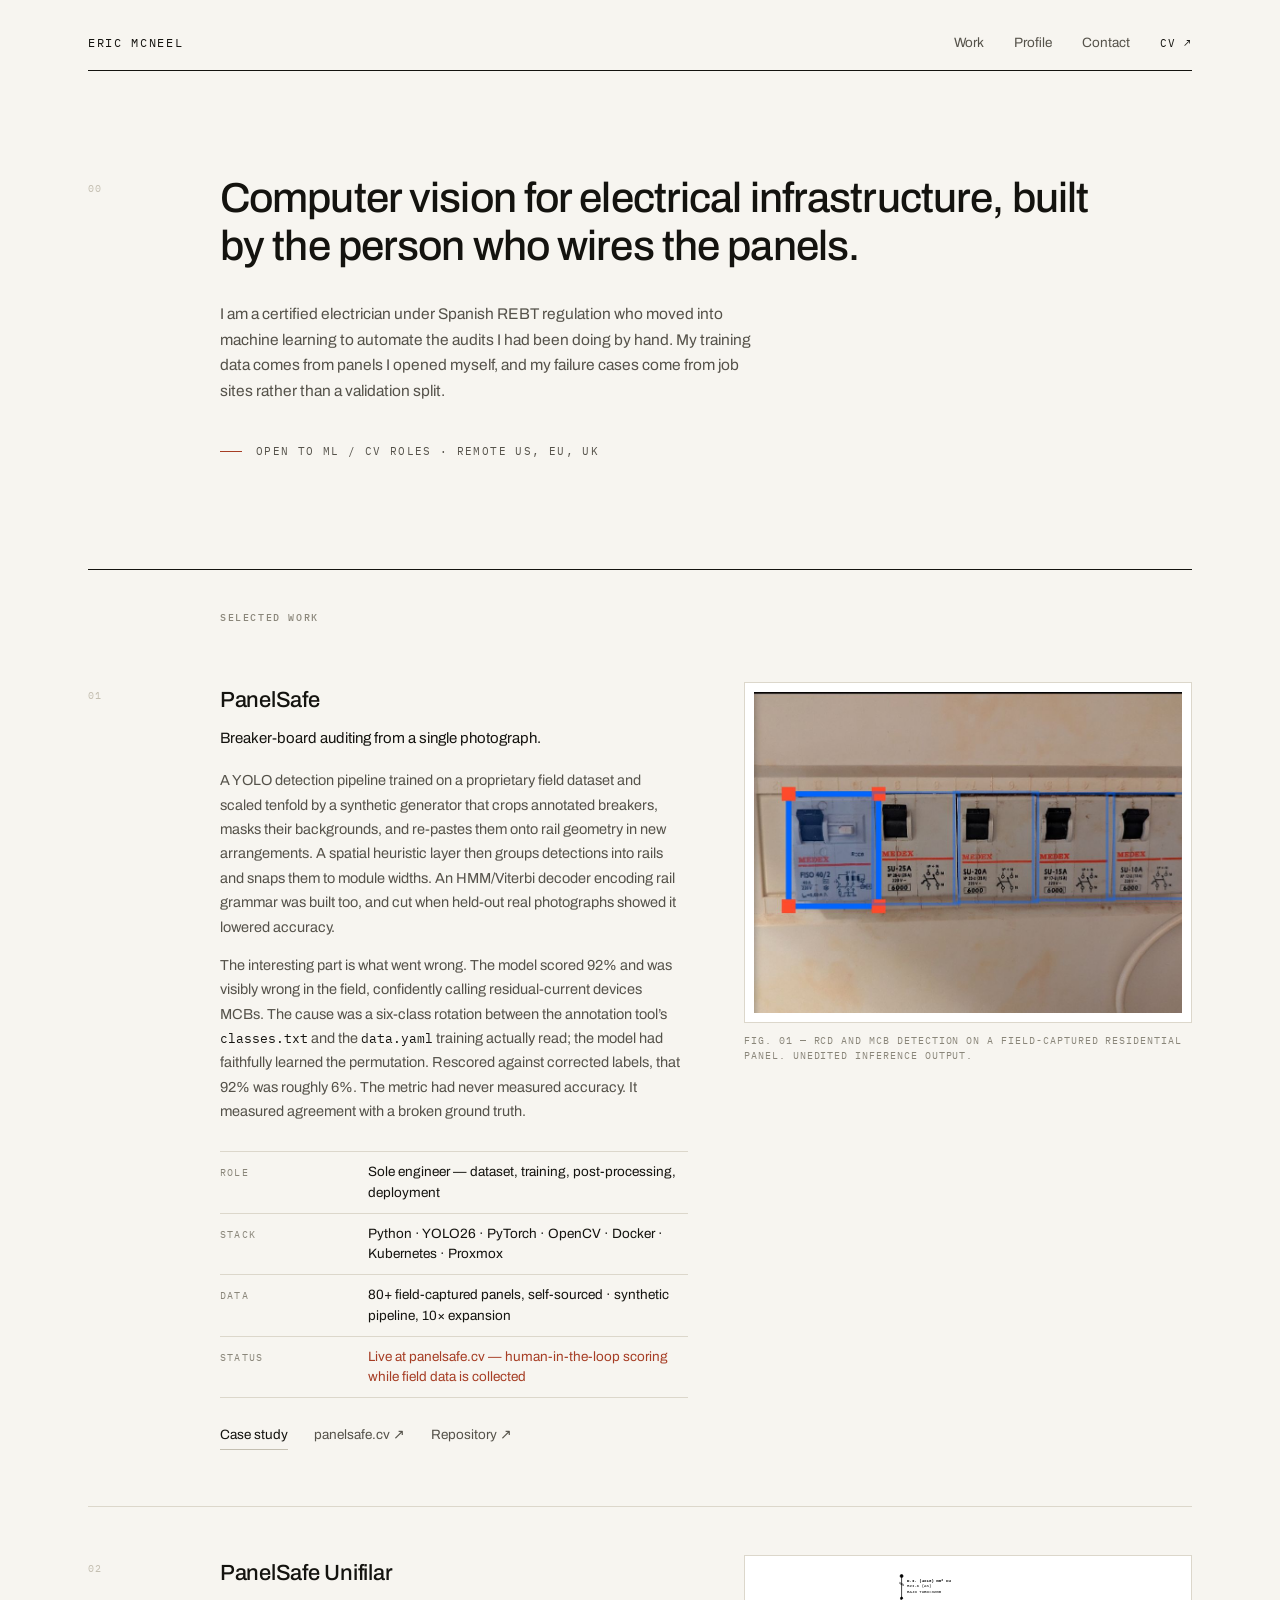
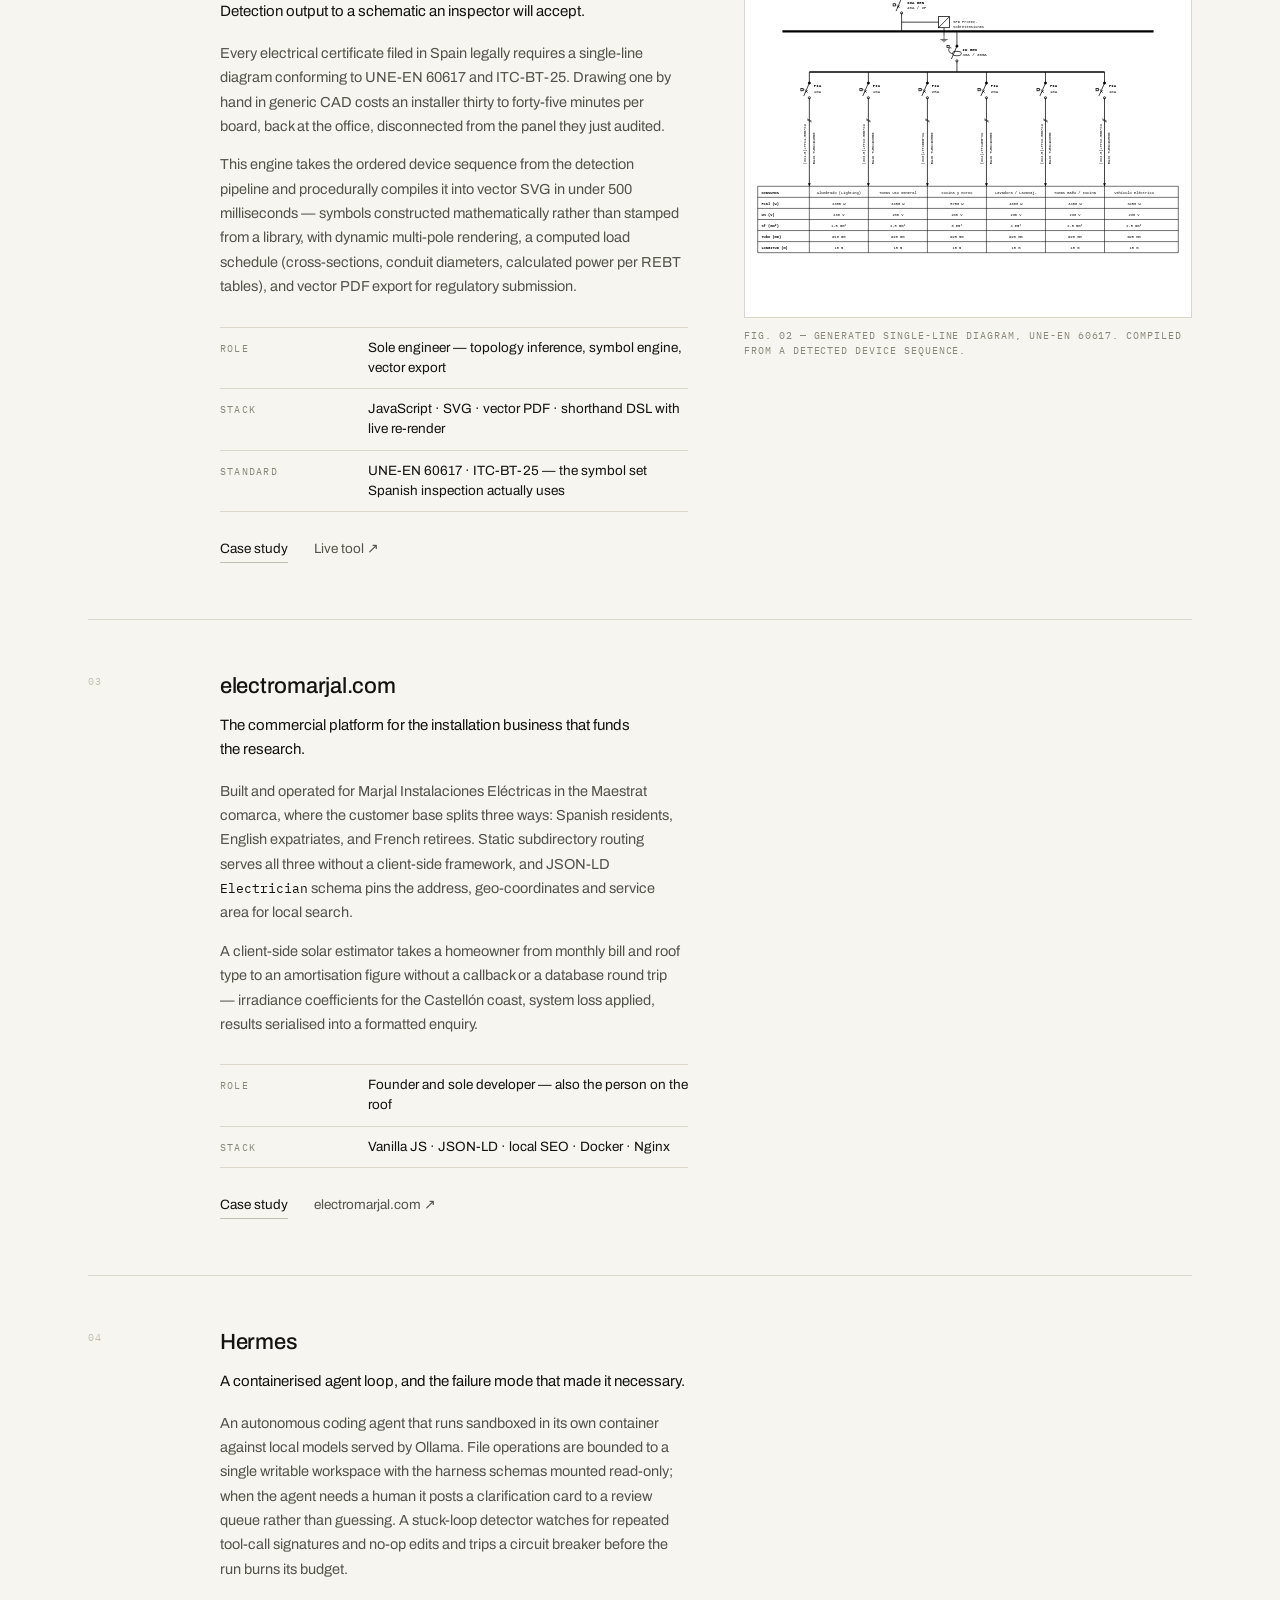
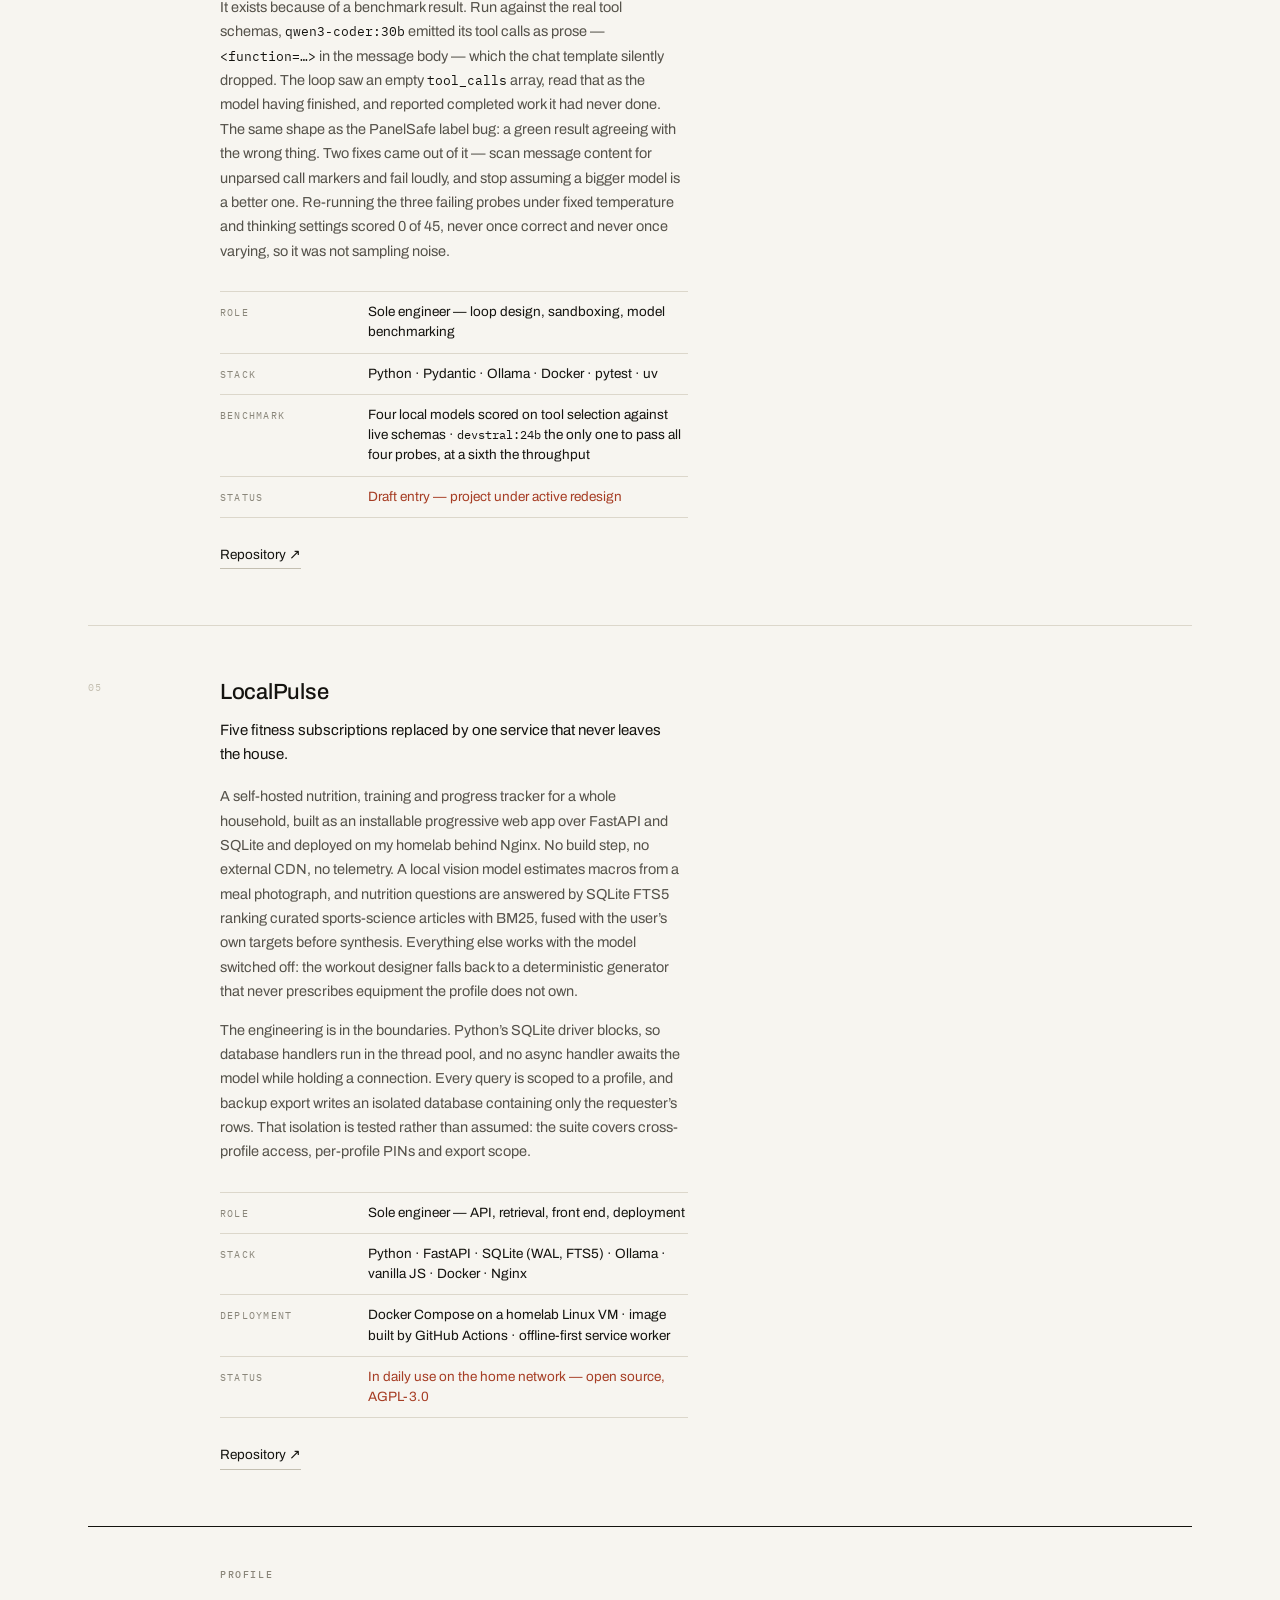
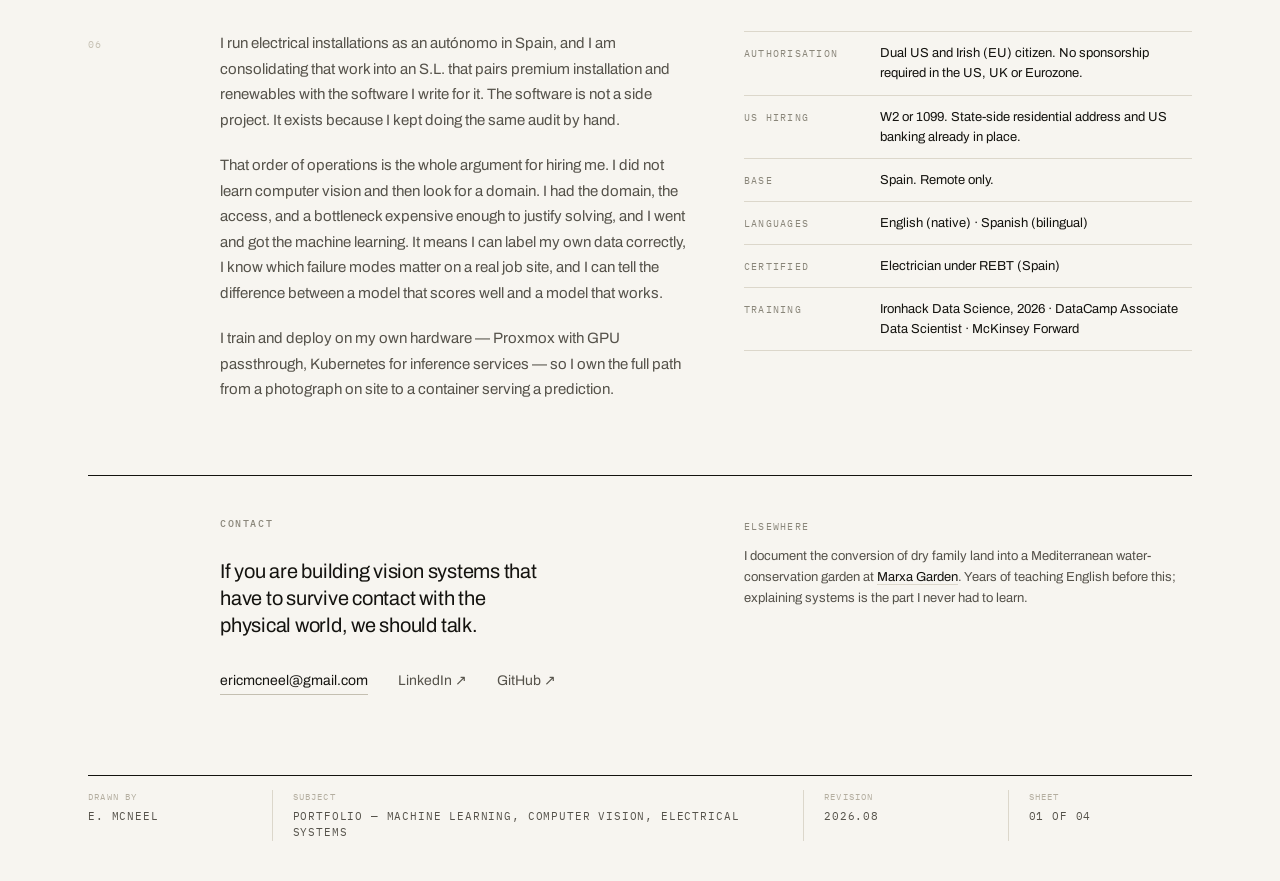
<file: index.html>
<!DOCTYPE html>
<html lang="en">
<head>
<meta charset="UTF-8">
<meta name="viewport" content="width=device-width, initial-scale=1.0">
<title>Eric McNeel — Computer Vision for Electrical Infrastructure</title>

<meta name="description" content="Certified electrician under Spanish REBT building computer vision systems for electrical infrastructure. PanelSafe breaker detection, UNE-EN 60617 schematic generation, and containerised GPU inference.">
<meta name="author" content="Eric McNeel">
<link rel="canonical" href="https://ericmcneel.com/">

<meta property="og:type" content="website">
<meta property="og:title" content="Eric McNeel — Computer Vision for Electrical Infrastructure">
<meta property="og:description" content="Certified electrician under Spanish REBT building computer vision systems for electrical infrastructure.">
<meta property="og:url" content="https://ericmcneel.com/">
<meta property="og:image" content="https://ericmcneel.com/assets/projects/panelsafe-detection-field.jpg">
<meta name="twitter:card" content="summary_large_image">

<link rel="preconnect" href="https://fonts.googleapis.com">
<link rel="preconnect" href="https://fonts.gstatic.com" crossorigin>
<link href="https://fonts.googleapis.com/css2?family=Archivo:wght@400;500;600&family=IBM+Plex+Mono:wght@400;500&display=swap" rel="stylesheet">
<link rel="stylesheet" href="css/style.css">

<script type="application/ld+json">
{
  "@context": "https://schema.org",
  "@type": "Person",
  "name": "Eric McNeel",
  "url": "https://ericmcneel.com/",
  "email": "ericmcneel@gmail.com",
  "jobTitle": "Machine Learning Engineer / Computer Vision Developer",
  "knowsLanguage": ["en", "es"],
  "knowsAbout": ["Computer Vision", "Object Detection", "MLOps", "Electrical Installation", "REBT", "Synthetic Data Generation"],
  "sameAs": [
    "https://github.com/cerrmcneel",
    "https://www.linkedin.com/in/eric-mcneel-450759a4/",
    "https://panelsafe.cv"
  ]
}
</script>
</head>
<body>

<a class="skip" href="#main">Skip to content</a>

<header class="masthead">
    <span class="wordmark">Eric McNeel</span>
    <button class="nav__toggle" type="button" aria-expanded="false" aria-controls="nav">Index</button>
    <nav class="nav" id="nav">
        <a href="#work">Work</a>
        <a href="#profile">Profile</a>
        <a href="#contact">Contact</a>
        <a class="nav__cv" href="mailto:ericmcneel@gmail.com?subject=CV%20request">CV &#8599;</a>
    </nav>
</header>
<hr class="rule">

<main id="main">

    <!-- ==================== HERO ==================== -->
    <section class="row row--wide hero">
        <div><span class="desig">00</span></div>
        <div>
            <h1>Computer vision for electrical infrastructure, built by the person who wires the panels.</h1>
            <p class="hero__sub">I am a certified electrician under Spanish REBT regulation who moved into machine learning to automate the audits I had been doing by hand. My training data comes from panels I opened myself, and my failure cases come from job sites rather than a validation split.</p>
            <p class="hero__avail"><span>Open to ML / CV roles &#183; Remote US, EU, UK</span></p>
        </div>
    </section>

    <hr class="rule">

    <!-- ==================== WORK ==================== -->
    <section id="work">
        <div class="row row--wide section-head">
            <div></div>
            <h2 class="label">Selected work</h2>
        </div>

        <!-- 01 PanelSafe -->
        <article class="row project">
            <div><span class="desig">01</span></div>

            <div>
                <h2>PanelSafe</h2>
                <p class="project__lede">Breaker-board auditing from a single photograph.</p>

                <p class="project__body">A YOLO detection pipeline trained on a proprietary field dataset and scaled tenfold by a synthetic generator that crops annotated breakers, masks their backgrounds, and re-pastes them onto rail geometry in new arrangements. A spatial heuristic layer then groups detections into rails and snaps them to module widths. An HMM/Viterbi decoder encoding rail grammar was built too, and cut when held-out real photographs showed it lowered accuracy.</p>

                <p class="project__body">The interesting part is what went wrong. The model scored 92% and was visibly wrong in the field, confidently calling residual-current devices MCBs. The cause was a six-class rotation between the annotation tool&#8217;s <code>classes.txt</code> and the <code>data.yaml</code> training actually read; the model had faithfully learned the permutation. Rescored against corrected labels, that 92% was roughly 6%. The metric had never measured accuracy. It measured agreement with a broken ground truth.</p>

                <div class="spec">
                    <div class="spec__row">
                        <div class="spec__key">Role</div>
                        <div class="spec__val">Sole engineer &#8212; dataset, training, post-processing, deployment</div>
                    </div>
                    <div class="spec__row">
                        <div class="spec__key">Stack</div>
                        <div class="spec__val">Python &#183; YOLO26 &#183; PyTorch &#183; OpenCV &#183; Docker &#183; Kubernetes &#183; Proxmox</div>
                    </div>
                    <div class="spec__row">
                        <div class="spec__key">Data</div>
                        <div class="spec__val">80+ field-captured panels, self-sourced &#183; synthetic pipeline, 10&#215; expansion</div>
                    </div>
                    <div class="spec__row">
                        <div class="spec__key">Status</div>
                        <div class="spec__val spec__val--status">Live at panelsafe.cv &#8212; human-in-the-loop scoring while field data is collected</div>
                    </div>
                </div>

                <p class="project__links">
                    <a href="projects/panelsafe_case_study.html">Case study</a>
                    <a href="https://panelsafe.cv" target="_blank" rel="noopener noreferrer">panelsafe.cv &#8599;</a>
                    <a href="https://github.com/cerrmcneel/breaker-detection-project" target="_blank" rel="noopener noreferrer">Repository &#8599;</a>
                </p>
            </div>

            <figure class="fig">
                <div class="fig__frame">
                    <img src="assets/projects/panelsafe-detection-field.jpg" width="927" height="694" alt="Field photograph of a residential consumer unit with bounding boxes drawn over one FISO residual-current device and four MEDEX miniature circuit breakers">
                </div>
                <figcaption class="fig__cap">Fig. 01 &#8212; RCD and MCB detection on a field-captured residential panel. Unedited inference output.</figcaption>
            </figure>
        </article>

        <hr class="rule--hair">

        <!-- 02 Unifilar -->
        <article class="row project">
            <div><span class="desig">02</span></div>

            <div>
                <h2>PanelSafe Unifilar</h2>
                <p class="project__lede">Detection output to a schematic an inspector will accept.</p>

                <p class="project__body">Every electrical certificate filed in Spain legally requires a single-line diagram conforming to UNE-EN 60617 and ITC-BT-25. Drawing one by hand in generic CAD costs an installer thirty to forty-five minutes per board, back at the office, disconnected from the panel they just audited.</p>

                <p class="project__body">This engine takes the ordered device sequence from the detection pipeline and procedurally compiles it into vector SVG in under 500 milliseconds &#8212; symbols constructed mathematically rather than stamped from a library, with dynamic multi-pole rendering, a computed load schedule (cross-sections, conduit diameters, calculated power per REBT tables), and vector PDF export for regulatory submission.</p>

                <div class="spec">
                    <div class="spec__row">
                        <div class="spec__key">Role</div>
                        <div class="spec__val">Sole engineer &#8212; topology inference, symbol engine, vector export</div>
                    </div>
                    <div class="spec__row">
                        <div class="spec__key">Stack</div>
                        <div class="spec__val">JavaScript &#183; SVG &#183; vector PDF &#183; shorthand DSL with live re-render</div>
                    </div>
                    <div class="spec__row">
                        <div class="spec__key">Standard</div>
                        <div class="spec__val">UNE-EN 60617 &#183; ITC-BT-25 &#8212; the symbol set Spanish inspection actually uses</div>
                    </div>
                </div>

                <p class="project__links">
                    <a href="projects/unifilar_case_study.html">Case study</a>
                    <a href="https://panelsafe.cv/unifilar/" target="_blank" rel="noopener noreferrer">Live tool &#8599;</a>
                </p>
            </div>

            <figure class="fig">
                <div class="fig__frame">
                    <img src="assets/projects/panelsafe-unifilar-diagram.svg" width="1160" height="930" alt="Generated single-line electrical diagram showing service entrance, main disconnect, surge protection, residual current devices and branch circuits" loading="lazy">
                </div>
                <figcaption class="fig__cap">Fig. 02 &#8212; Generated single-line diagram, UNE-EN 60617. Compiled from a detected device sequence.</figcaption>
            </figure>
        </article>

        <hr class="rule--hair">

        <!-- 03 Electromarjal -->
        <article class="row project">
            <div><span class="desig">03</span></div>

            <div>
                <h2>electromarjal.com</h2>
                <p class="project__lede">The commercial platform for the installation business that funds the research.</p>

                <p class="project__body">Built and operated for Marjal Instalaciones El&#233;ctricas in the Maestrat comarca, where the customer base splits three ways: Spanish residents, English expatriates, and French retirees. Static subdirectory routing serves all three without a client-side framework, and JSON-LD <code>Electrician</code> schema pins the address, geo-coordinates and service area for local search.</p>

                <p class="project__body">A client-side solar estimator takes a homeowner from monthly bill and roof type to an amortisation figure without a callback or a database round trip &#8212; irradiance coefficients for the Castell&#243;n coast, system loss applied, results serialised into a formatted enquiry.</p>

                <div class="spec">
                    <div class="spec__row">
                        <div class="spec__key">Role</div>
                        <div class="spec__val">Founder and sole developer &#8212; also the person on the roof</div>
                    </div>
                    <div class="spec__row">
                        <div class="spec__key">Stack</div>
                        <div class="spec__val">Vanilla JS &#183; JSON-LD &#183; local SEO &#183; Docker &#183; Nginx</div>
                    </div>
                </div>

                <p class="project__links">
                    <a href="projects/electromarjal_case_study.html">Case study</a>
                    <a href="https://electromarjal.com" target="_blank" rel="noopener noreferrer">electromarjal.com &#8599;</a>
                </p>
            </div>

            <div></div>
        </article>

        <hr class="rule--hair">

        <!-- 04 Hermes -->
        <article class="row project">
            <div><span class="desig">04</span></div>

            <div>
                <h2>Hermes</h2>
                <p class="project__lede">A containerised agent loop, and the failure mode that made it necessary.</p>

                <p class="project__body">An autonomous coding agent that runs sandboxed in its own container against local models served by Ollama. File operations are bounded to a single writable workspace with the harness schemas mounted read-only; when the agent needs a human it posts a clarification card to a review queue rather than guessing. A stuck-loop detector watches for repeated tool-call signatures and no-op edits and trips a circuit breaker before the run burns its budget.</p>

                <p class="project__body">It exists because of a benchmark result. Run against the real tool schemas, <code>qwen3-coder:30b</code> emitted its tool calls as prose &#8212; <code>&lt;function=&#8230;&gt;</code> in the message body &#8212; which the chat template silently dropped. The loop saw an empty <code>tool_calls</code> array, read that as the model having finished, and reported completed work it had never done. The same shape as the PanelSafe label bug: a green result agreeing with the wrong thing. Two fixes came out of it &#8212; scan message content for unparsed call markers and fail loudly, and stop assuming a bigger model is a better one. Re-running the three failing probes under fixed temperature and thinking settings scored 0 of 45, never once correct and never once varying, so it was not sampling noise.</p>

                <div class="spec">
                    <div class="spec__row">
                        <div class="spec__key">Role</div>
                        <div class="spec__val">Sole engineer &#8212; loop design, sandboxing, model benchmarking</div>
                    </div>
                    <div class="spec__row">
                        <div class="spec__key">Stack</div>
                        <div class="spec__val">Python &#183; Pydantic &#183; Ollama &#183; Docker &#183; pytest &#183; uv</div>
                    </div>
                    <div class="spec__row">
                        <div class="spec__key">Benchmark</div>
                        <div class="spec__val">Four local models scored on tool selection against live schemas &#183; <code>devstral:24b</code> the only one to pass all four probes, at a sixth the throughput</div>
                    </div>
                    <div class="spec__row">
                        <div class="spec__key">Status</div>
                        <div class="spec__val spec__val--status">Draft entry &#8212; project under active redesign</div>
                    </div>
                </div>

                <p class="project__links">
                    <a href="https://github.com/cerrmcneel/Hermes_deploy" target="_blank" rel="noopener noreferrer">Repository &#8599;</a>
                </p>
            </div>

            <div></div>
        </article>

        <hr class="rule--hair">

        <!-- 05 LocalPulse -->
        <article class="row project">
            <div><span class="desig">05</span></div>

            <div>
                <h2>LocalPulse</h2>
                <p class="project__lede">Five fitness subscriptions replaced by one service that never leaves the house.</p>

                <p class="project__body">A self-hosted nutrition, training and progress tracker for a whole household, built as an installable progressive web app over FastAPI and SQLite and deployed on my homelab behind Nginx. No build step, no external CDN, no telemetry. A local vision model estimates macros from a meal photograph, and nutrition questions are answered by SQLite FTS5 ranking curated sports-science articles with BM25, fused with the user&#8217;s own targets before synthesis. Everything else works with the model switched off: the workout designer falls back to a deterministic generator that never prescribes equipment the profile does not own.</p>

                <p class="project__body">The engineering is in the boundaries. Python&#8217;s SQLite driver blocks, so database handlers run in the thread pool, and no async handler awaits the model while holding a connection. Every query is scoped to a profile, and backup export writes an isolated database containing only the requester&#8217;s rows. That isolation is tested rather than assumed: the suite covers cross-profile access, per-profile PINs and export scope.</p>

                <div class="spec">
                    <div class="spec__row">
                        <div class="spec__key">Role</div>
                        <div class="spec__val">Sole engineer &#8212; API, retrieval, front end, deployment</div>
                    </div>
                    <div class="spec__row">
                        <div class="spec__key">Stack</div>
                        <div class="spec__val">Python &#183; FastAPI &#183; SQLite (WAL, FTS5) &#183; Ollama &#183; vanilla JS &#183; Docker &#183; Nginx</div>
                    </div>
                    <div class="spec__row">
                        <div class="spec__key">Deployment</div>
                        <div class="spec__val">Docker Compose on a homelab Linux VM &#183; image built by GitHub Actions &#183; offline-first service worker</div>
                    </div>
                    <div class="spec__row">
                        <div class="spec__key">Status</div>
                        <div class="spec__val spec__val--status">In daily use on the home network &#8212; open source, AGPL-3.0</div>
                    </div>
                </div>

                <p class="project__links">
                    <a href="https://github.com/cerrmcneel/localpulse" target="_blank" rel="noopener noreferrer">Repository &#8599;</a>
                </p>
            </div>

            <div></div>
        </article>
    </section>

    <hr class="rule">

    <!-- ==================== PROFILE ==================== -->
    <section id="profile">
        <div class="row row--wide section-head">
            <div></div>
            <h2 class="label">Profile</h2>
        </div>

        <div class="row row--body">
            <div><span class="desig">06</span></div>

            <div>
                <p class="prose">I run electrical installations as an aut&#243;nomo in Spain, and I am consolidating that work into an S.L. that pairs premium installation and renewables with the software I write for it. The software is not a side project. It exists because I kept doing the same audit by hand.</p>
                <p class="prose">That order of operations is the whole argument for hiring me. I did not learn computer vision and then look for a domain. I had the domain, the access, and a bottleneck expensive enough to justify solving, and I went and got the machine learning. It means I can label my own data correctly, I know which failure modes matter on a real job site, and I can tell the difference between a model that scores well and a model that works.</p>
                <p class="prose">I train and deploy on my own hardware &#8212; Proxmox with GPU passthrough, Kubernetes for inference services &#8212; so I own the full path from a photograph on site to a container serving a prediction.</p>
            </div>

            <div class="spec spec--tight spec--flush">
                <div class="spec__row">
                    <div class="spec__key">Authorisation</div>
                    <div class="spec__val">Dual US and Irish (EU) citizen. No sponsorship required in the US, UK or Eurozone.</div>
                </div>
                <div class="spec__row">
                    <div class="spec__key">US hiring</div>
                    <div class="spec__val">W2 or 1099. State-side residential address and US banking already in place.</div>
                </div>
                <div class="spec__row">
                    <div class="spec__key">Base</div>
                    <div class="spec__val">Spain. Remote only.</div>
                </div>
                <div class="spec__row">
                    <div class="spec__key">Languages</div>
                    <div class="spec__val">English (native) &#183; Spanish (bilingual)</div>
                </div>
                <div class="spec__row">
                    <div class="spec__key">Certified</div>
                    <div class="spec__val">Electrician under REBT (Spain)</div>
                </div>
                <div class="spec__row">
                    <div class="spec__key">Training</div>
                    <div class="spec__val">Ironhack Data Science, 2026 &#183; DataCamp Associate Data Scientist &#183; McKinsey Forward</div>
                </div>
            </div>
        </div>
    </section>

    <hr class="rule">

    <!-- ==================== CONTACT ==================== -->
    <section id="contact" class="row row--last">
        <div></div>
        <div>
            <h2 class="label">Contact</h2>
            <p class="contact__statement">If you are building vision systems that have to survive contact with the physical world, we should talk.</p>
            <p class="contact__links">
                <a href="mailto:ericmcneel@gmail.com">ericmcneel@gmail.com</a>
                <a href="https://www.linkedin.com/in/eric-mcneel-450759a4/" target="_blank" rel="noopener noreferrer">LinkedIn &#8599;</a>
                <a href="https://github.com/cerrmcneel" target="_blank" rel="noopener noreferrer">GitHub &#8599;</a>
            </p>
        </div>
        <div>
            <div class="spec__key">Elsewhere</div>
            <p class="elsewhere">I document the conversion of dry family land into a Mediterranean water-conservation garden at <a href="https://www.youtube.com/@marxagarden" target="_blank" rel="noopener noreferrer">Marxa Garden</a>. Years of teaching English before this; explaining systems is the part I never had to learn.</p>
        </div>
    </section>

</main>

<!-- H5 — title block -->
<footer class="titleblock">
    <div class="titleblock__cell">
        <div class="titleblock__key">Drawn by</div>
        <div class="titleblock__val">E. McNeel</div>
    </div>
    <div class="titleblock__cell titleblock__cell--wide">
        <div class="titleblock__key">Subject</div>
        <div class="titleblock__val">Portfolio &#8212; machine learning, computer vision, electrical systems</div>
    </div>
    <div class="titleblock__cell">
        <div class="titleblock__key">Revision</div>
        <div class="titleblock__val">2026.08</div>
    </div>
    <div class="titleblock__cell">
        <div class="titleblock__key">Sheet</div>
        <div class="titleblock__val">01 of 04</div>
    </div>
</footer>

<script src="js/portfolio.js"></script>
</body>
</html>
</file>
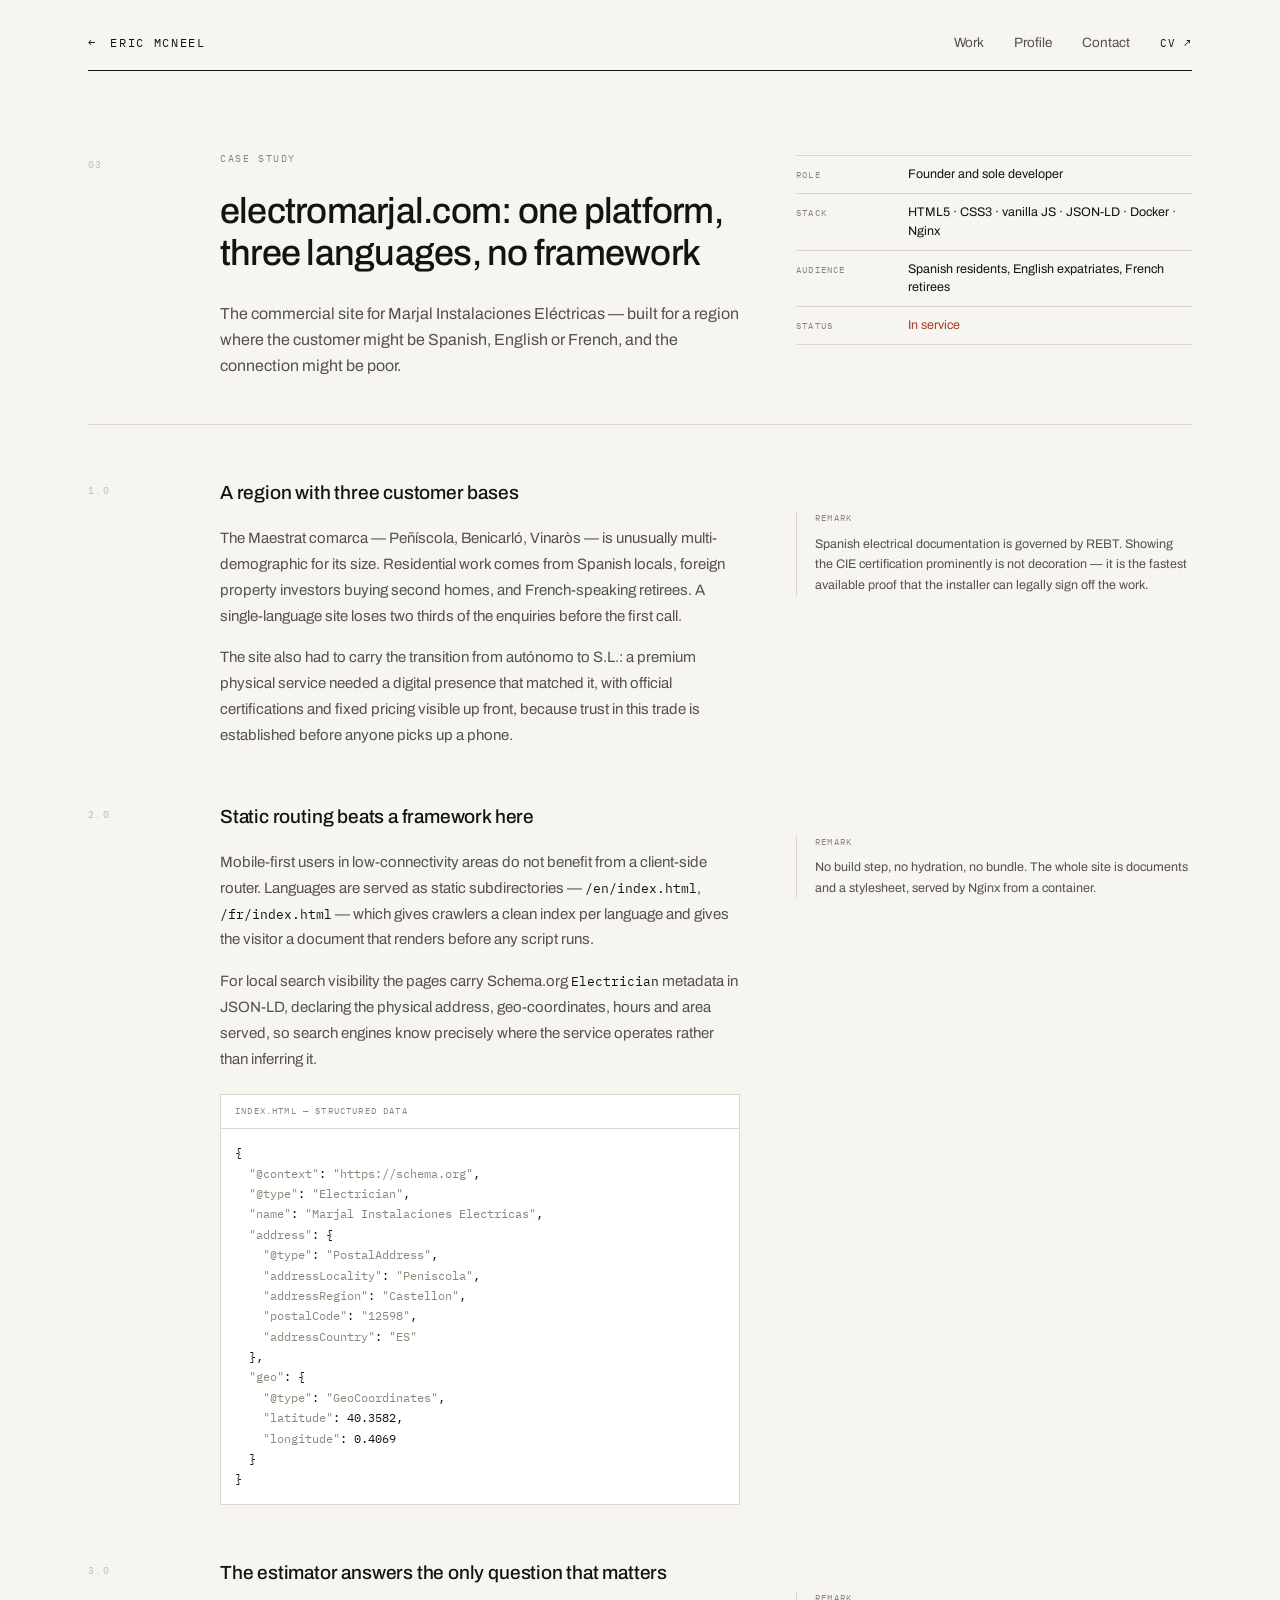
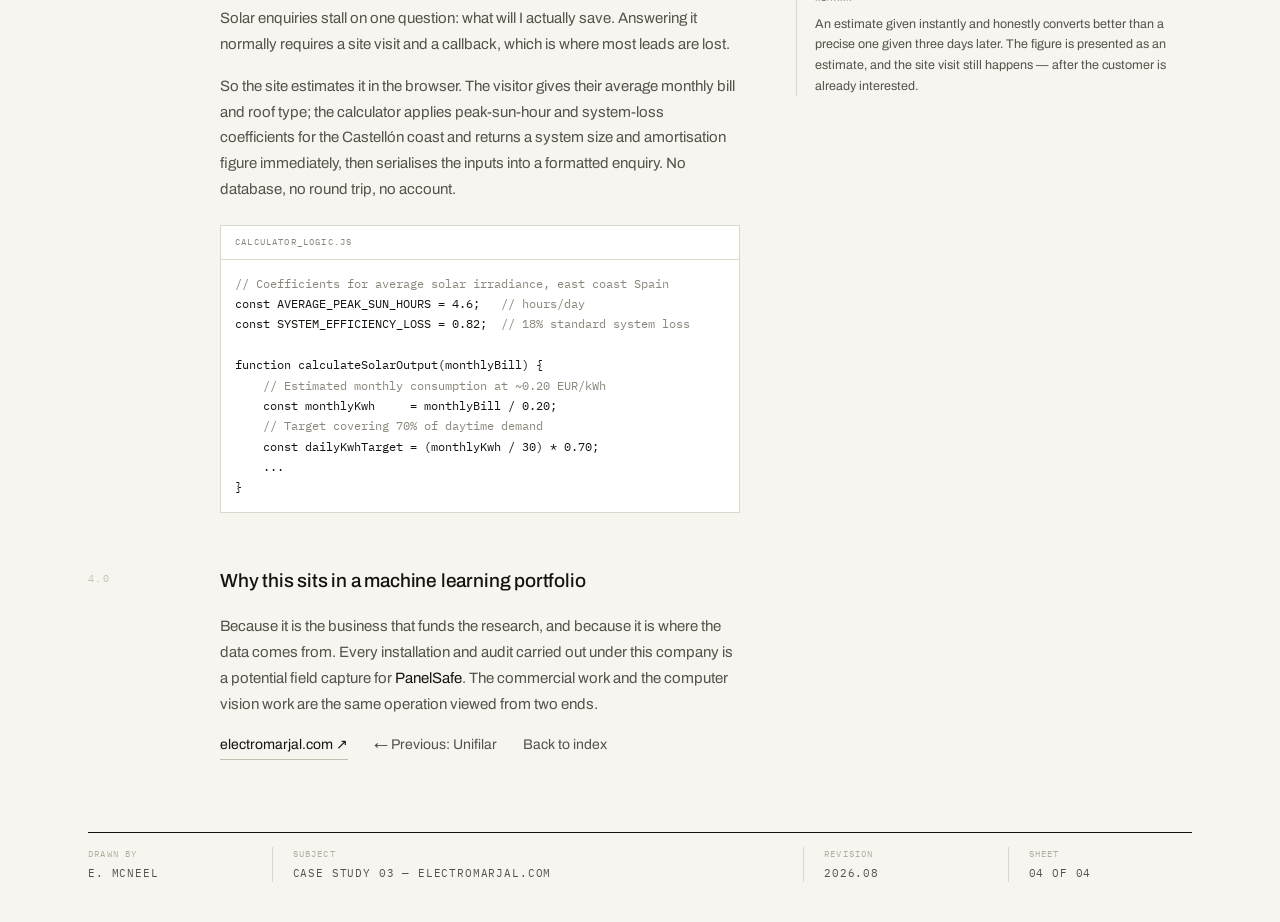
<file: projects/electromarjal_case_study.html>
<!DOCTYPE html>
<html lang="en">
<head>
<meta charset="UTF-8">
<meta name="viewport" content="width=device-width, initial-scale=1.0">
<title>electromarjal.com — Eric McNeel</title>

<meta name="description" content="A trilingual conversion platform for a Spanish electrical and solar installer: static multilingual routing, JSON-LD local SEO, and a client-side solar savings estimator.">
<meta name="author" content="Eric McNeel">
<link rel="canonical" href="https://ericmcneel.com/projects/electromarjal_case_study.html">

<meta property="og:type" content="article">
<meta property="og:title" content="electromarjal.com: a trilingual platform for a Spanish installer">
<meta property="og:description" content="Static multilingual routing, JSON-LD local SEO, and a client-side solar savings estimator.">
<meta name="twitter:card" content="summary">

<link rel="preconnect" href="https://fonts.googleapis.com">
<link rel="preconnect" href="https://fonts.gstatic.com" crossorigin>
<link href="https://fonts.googleapis.com/css2?family=Archivo:wght@400;500;600&family=IBM+Plex+Mono:wght@400;500&display=swap" rel="stylesheet">
<link rel="stylesheet" href="../css/style.css">
</head>
<body>

<a class="skip" href="#main">Skip to content</a>

<header class="masthead">
    <a class="wordmark" href="../index.html">&#8592;&#8195;Eric McNeel</a>
    <button class="nav__toggle" type="button" aria-expanded="false" aria-controls="nav">Index</button>
    <nav class="nav" id="nav">
        <a href="../index.html#work">Work</a>
        <a href="../index.html#profile">Profile</a>
        <a href="../index.html#contact">Contact</a>
        <a class="nav__cv" href="mailto:ericmcneel@gmail.com?subject=CV%20request">CV &#8599;</a>
    </nav>
</header>
<hr class="rule">

<main id="main">

    <article class="row row--doc doc-head">
        <div><span class="desig">03</span></div>
        <div>
            <p class="label">Case study</p>
            <h1>electromarjal.com: one platform, three languages, no framework</h1>
            <p class="doc-head__sub">The commercial site for Marjal Instalaciones El&#233;ctricas &#8212; built for a region where the customer might be Spanish, English or French, and the connection might be poor.</p>
        </div>
        <div>
            <div class="spec spec--head">
                <div class="spec__row">
                    <div class="spec__key">Role</div>
                    <div class="spec__val">Founder and sole developer</div>
                </div>
                <div class="spec__row">
                    <div class="spec__key">Stack</div>
                    <div class="spec__val">HTML5 &#183; CSS3 &#183; vanilla JS &#183; JSON-LD &#183; Docker &#183; Nginx</div>
                </div>
                <div class="spec__row">
                    <div class="spec__key">Audience</div>
                    <div class="spec__val">Spanish residents, English expatriates, French retirees</div>
                </div>
                <div class="spec__row">
                    <div class="spec__key">Status</div>
                    <div class="spec__val spec__val--status">In service</div>
                </div>
            </div>
        </div>
    </article>

    <hr class="rule--hair">

    <!-- 1.0 -->
    <section class="row row--doc doc-section">
        <div><span class="desig doc-section__num">1.0</span></div>
        <div>
            <h2>A region with three customer bases</h2>
            <p>The Maestrat comarca &#8212; Pe&#241;&#237;scola, Benicarl&#243;, Vinar&#242;s &#8212; is unusually multi-demographic for its size. Residential work comes from Spanish locals, foreign property investors buying second homes, and French-speaking retirees. A single-language site loses two thirds of the enquiries before the first call.</p>
            <p>The site also had to carry the transition from aut&#243;nomo to S.L.: a premium physical service needed a digital presence that matched it, with official certifications and fixed pricing visible up front, because trust in this trade is established before anyone picks up a phone.</p>
        </div>
        <div>
            <aside class="remark">
                <div class="remark__key">Remark</div>
                <p>Spanish electrical documentation is governed by REBT. Showing the CIE certification prominently is not decoration &#8212; it is the fastest available proof that the installer can legally sign off the work.</p>
            </aside>
        </div>
    </section>

    <!-- 2.0 -->
    <section class="row row--doc doc-section">
        <div><span class="desig doc-section__num">2.0</span></div>
        <div>
            <h2>Static routing beats a framework here</h2>
            <p>Mobile-first users in low-connectivity areas do not benefit from a client-side router. Languages are served as static subdirectories &#8212; <code>/en/index.html</code>, <code>/fr/index.html</code> &#8212; which gives crawlers a clean index per language and gives the visitor a document that renders before any script runs.</p>
            <p>For local search visibility the pages carry Schema.org <code>Electrician</code> metadata in JSON-LD, declaring the physical address, geo-coordinates, hours and area served, so search engines know precisely where the service operates rather than inferring it.</p>

            <div class="listing">
                <div class="listing__name">index.html &#8212; structured data</div>
<pre>{
  <span class="cm">"@context"</span>: <span class="cm">"https://schema.org"</span>,
  <span class="cm">"@type"</span>: <span class="cm">"Electrician"</span>,
  <span class="cm">"name"</span>: <span class="cm">"Marjal Instalaciones Electricas"</span>,
  <span class="cm">"address"</span>: {
    <span class="cm">"@type"</span>: <span class="cm">"PostalAddress"</span>,
    <span class="cm">"addressLocality"</span>: <span class="cm">"Peniscola"</span>,
    <span class="cm">"addressRegion"</span>: <span class="cm">"Castellon"</span>,
    <span class="cm">"postalCode"</span>: <span class="cm">"12598"</span>,
    <span class="cm">"addressCountry"</span>: <span class="cm">"ES"</span>
  },
  <span class="cm">"geo"</span>: {
    <span class="cm">"@type"</span>: <span class="cm">"GeoCoordinates"</span>,
    <span class="cm">"latitude"</span>: 40.3582,
    <span class="cm">"longitude"</span>: 0.4069
  }
}</pre>
            </div>
        </div>
        <div>
            <aside class="remark">
                <div class="remark__key">Remark</div>
                <p>No build step, no hydration, no bundle. The whole site is documents and a stylesheet, served by Nginx from a container.</p>
            </aside>
        </div>
    </section>

    <!-- 3.0 -->
    <section class="row row--doc doc-section">
        <div><span class="desig doc-section__num">3.0</span></div>
        <div>
            <h2>The estimator answers the only question that matters</h2>
            <p>Solar enquiries stall on one question: what will I actually save. Answering it normally requires a site visit and a callback, which is where most leads are lost.</p>
            <p>So the site estimates it in the browser. The visitor gives their average monthly bill and roof type; the calculator applies peak-sun-hour and system-loss coefficients for the Castell&#243;n coast and returns a system size and amortisation figure immediately, then serialises the inputs into a formatted enquiry. No database, no round trip, no account.</p>

            <div class="listing">
                <div class="listing__name">calculator_logic.js</div>
<pre><span class="cm">// Coefficients for average solar irradiance, east coast Spain</span>
const AVERAGE_PEAK_SUN_HOURS = 4.6;   <span class="cm">// hours/day</span>
const SYSTEM_EFFICIENCY_LOSS = 0.82;  <span class="cm">// 18% standard system loss</span>

function calculateSolarOutput(monthlyBill) {
    <span class="cm">// Estimated monthly consumption at ~0.20 EUR/kWh</span>
    const monthlyKwh     = monthlyBill / 0.20;
    <span class="cm">// Target covering 70% of daytime demand</span>
    const dailyKwhTarget = (monthlyKwh / 30) * 0.70;
    ...
}</pre>
            </div>
        </div>
        <div>
            <aside class="remark">
                <div class="remark__key">Remark</div>
                <p>An estimate given instantly and honestly converts better than a precise one given three days later. The figure is presented as an estimate, and the site visit still happens &#8212; after the customer is already interested.</p>
            </aside>
        </div>
    </section>

    <!-- 4.0 -->
    <section class="row row--doc doc-section doc-section--last">
        <div><span class="desig doc-section__num">4.0</span></div>
        <div>
            <h2>Why this sits in a machine learning portfolio</h2>
            <p>Because it is the business that funds the research, and because it is where the data comes from. Every installation and audit carried out under this company is a potential field capture for <a href="panelsafe_case_study.html">PanelSafe</a>. The commercial work and the computer vision work are the same operation viewed from two ends.</p>

            <p class="doc-nav">
                <a href="https://electromarjal.com" target="_blank" rel="noopener noreferrer">electromarjal.com &#8599;</a>
                <a href="unifilar_case_study.html">&#8592; Previous: Unifilar</a>
                <a href="../index.html">Back to index</a>
            </p>
        </div>
        <div></div>
    </section>

</main>

<footer class="titleblock">
    <div class="titleblock__cell">
        <div class="titleblock__key">Drawn by</div>
        <div class="titleblock__val">E. McNeel</div>
    </div>
    <div class="titleblock__cell titleblock__cell--wide">
        <div class="titleblock__key">Subject</div>
        <div class="titleblock__val">Case study 03 &#8212; electromarjal.com</div>
    </div>
    <div class="titleblock__cell">
        <div class="titleblock__key">Revision</div>
        <div class="titleblock__val">2026.08</div>
    </div>
    <div class="titleblock__cell">
        <div class="titleblock__key">Sheet</div>
        <div class="titleblock__val">04 of 04</div>
    </div>
</footer>

<script src="../js/portfolio.js"></script>
</body>
</html>
</file>
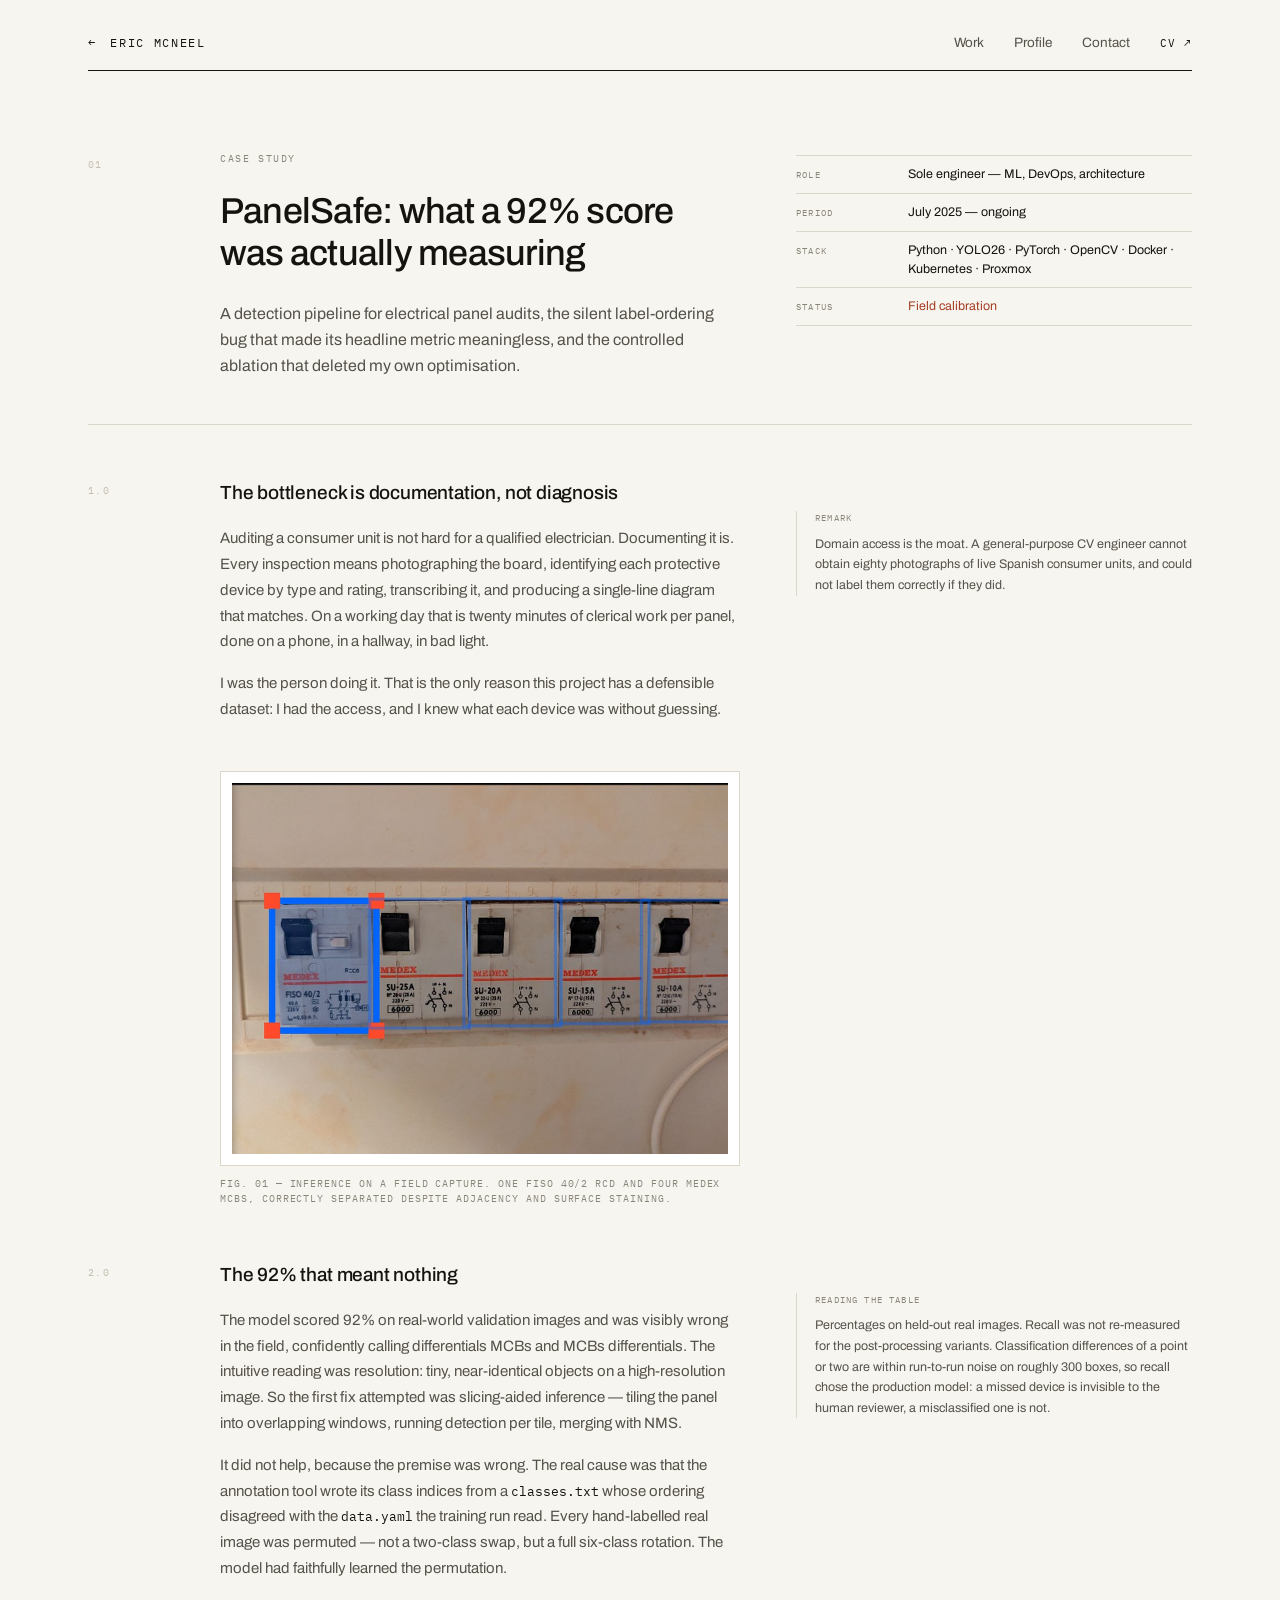
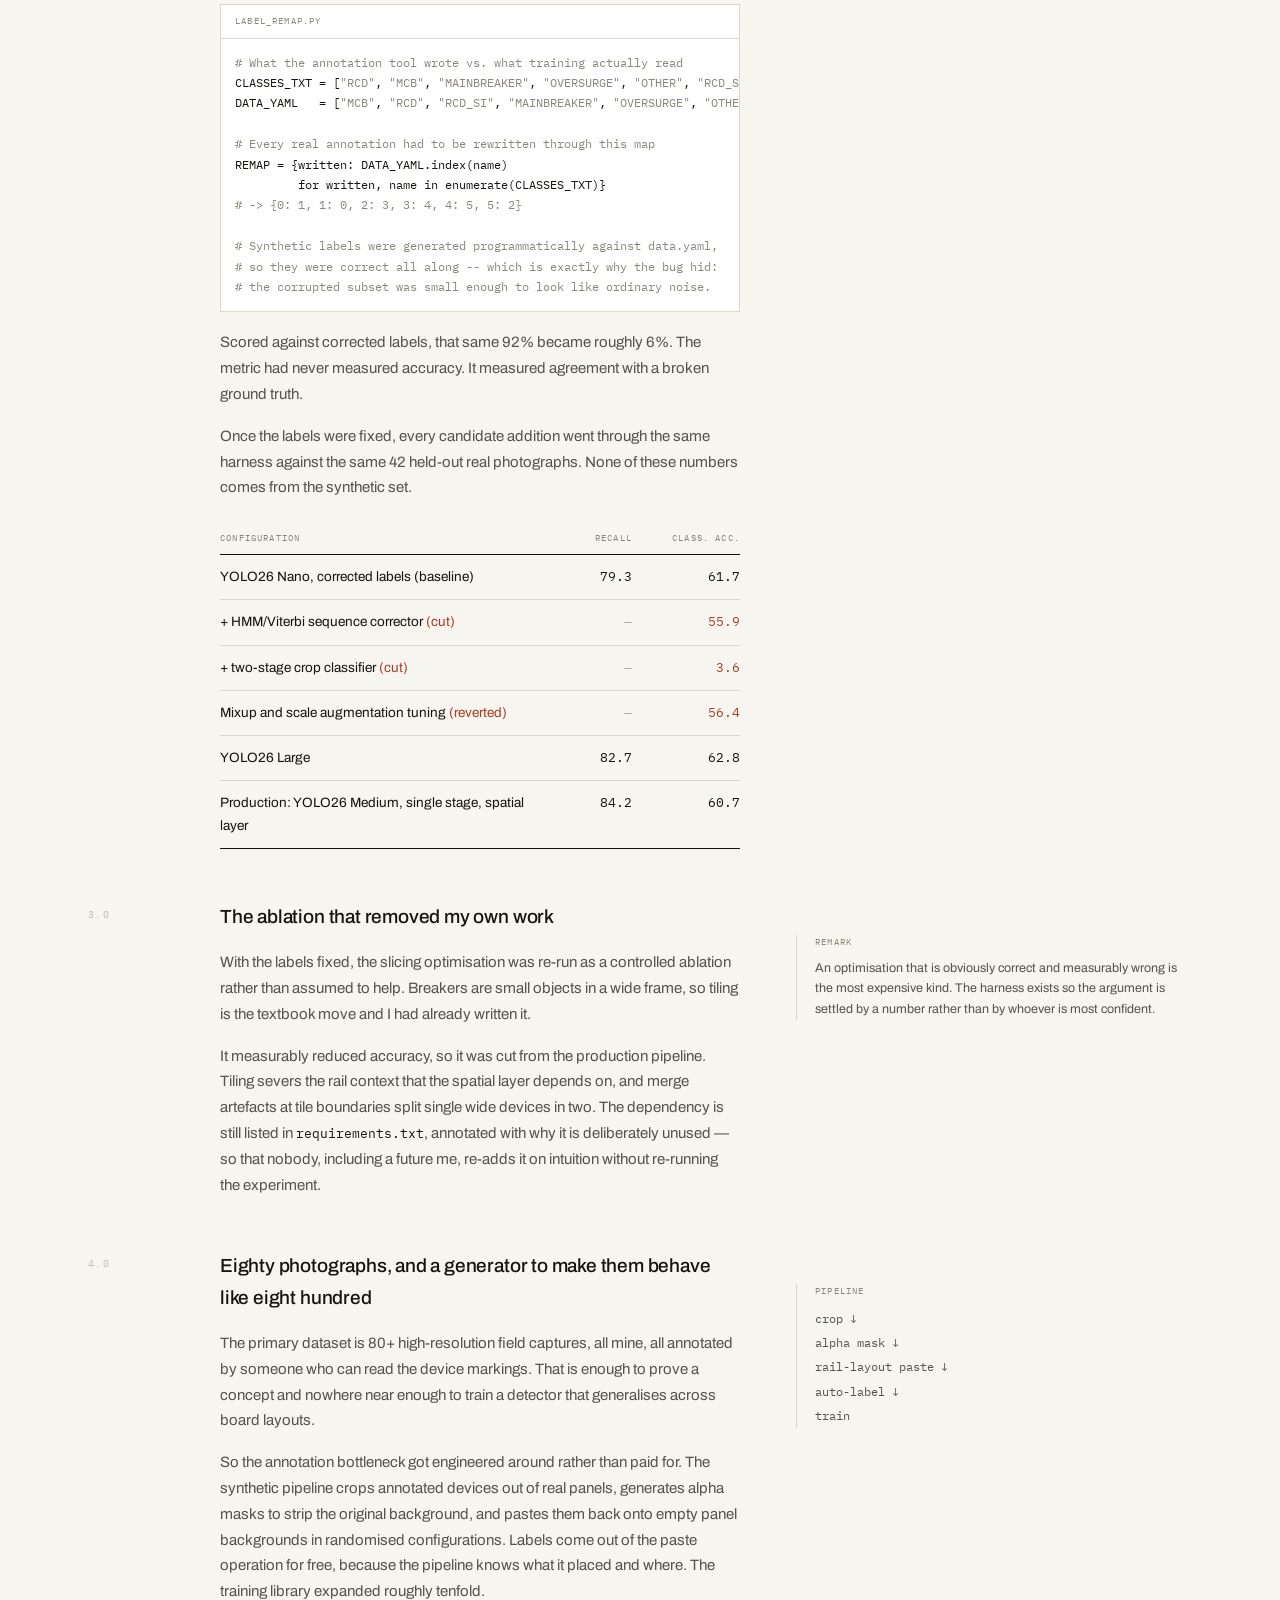
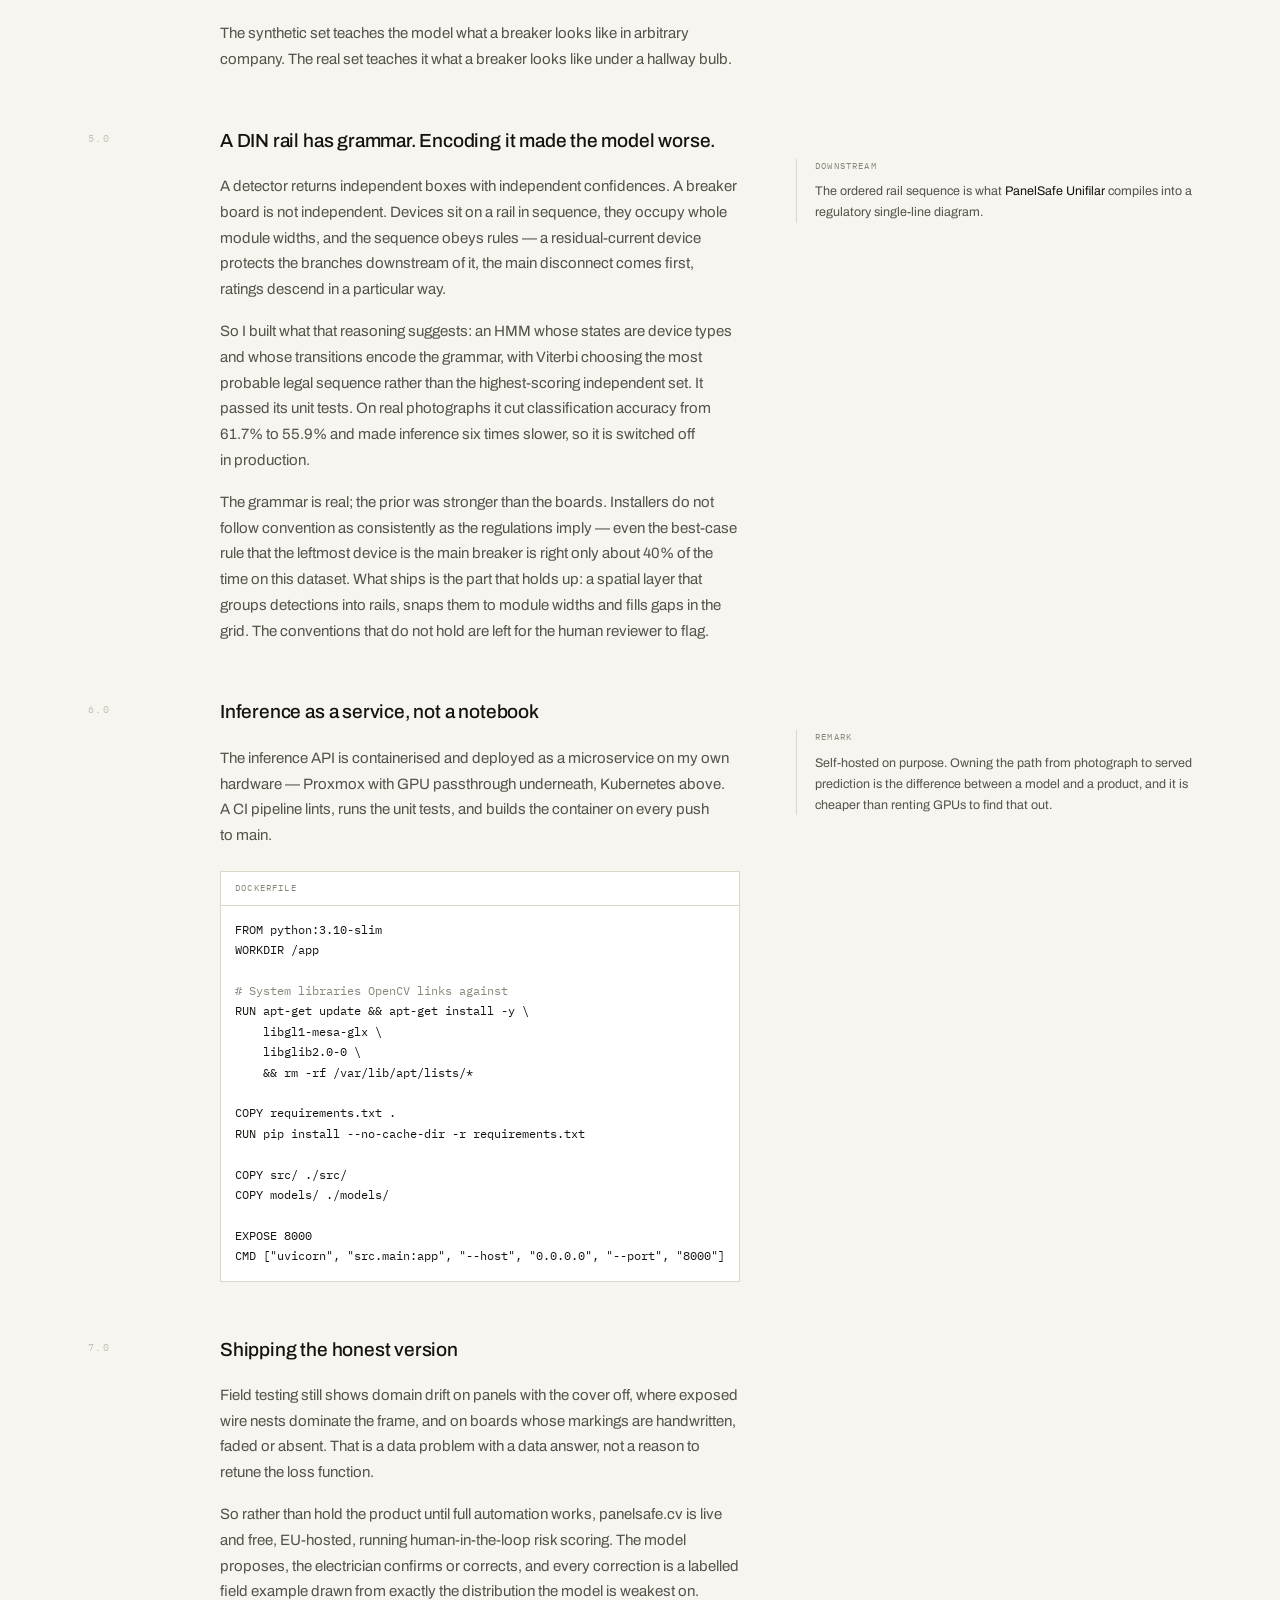
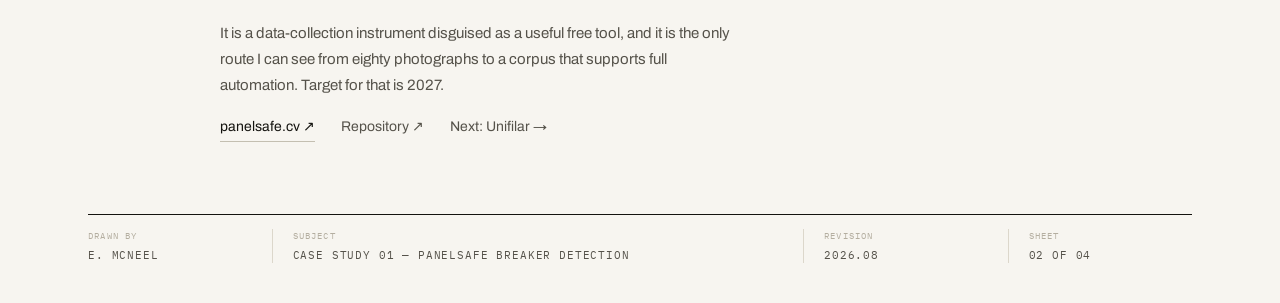
<file: projects/panelsafe_case_study.html>
<!DOCTYPE html>
<html lang="en">
<head>
<meta charset="UTF-8">
<meta name="viewport" content="width=device-width, initial-scale=1.0">
<title>PanelSafe — Eric McNeel</title>

<meta name="description" content="A breaker detection pipeline, the class-index bug that made a 92% score meaningless, and the ablation that removed the optimisation everyone reaches for first.">
<meta name="author" content="Eric McNeel">
<link rel="canonical" href="https://ericmcneel.com/projects/panelsafe_case_study.html">

<meta property="og:type" content="article">
<meta property="og:title" content="PanelSafe: what a 92% score was actually measuring">
<meta property="og:description" content="A breaker detection pipeline, the class-index bug that made a 92% score meaningless, and the ablation that removed my own work.">
<meta property="og:image" content="https://ericmcneel.com/assets/projects/panelsafe-detection-field.jpg">
<meta name="twitter:card" content="summary_large_image">

<link rel="preconnect" href="https://fonts.googleapis.com">
<link rel="preconnect" href="https://fonts.gstatic.com" crossorigin>
<link href="https://fonts.googleapis.com/css2?family=Archivo:wght@400;500;600&family=IBM+Plex+Mono:wght@400;500&display=swap" rel="stylesheet">
<link rel="stylesheet" href="../css/style.css">
</head>
<body>

<a class="skip" href="#main">Skip to content</a>

<header class="masthead">
    <a class="wordmark" href="../index.html">&#8592;&#8195;Eric McNeel</a>
    <button class="nav__toggle" type="button" aria-expanded="false" aria-controls="nav">Index</button>
    <nav class="nav" id="nav">
        <a href="../index.html#work">Work</a>
        <a href="../index.html#profile">Profile</a>
        <a href="../index.html#contact">Contact</a>
        <a class="nav__cv" href="mailto:ericmcneel@gmail.com?subject=CV%20request">CV &#8599;</a>
    </nav>
</header>
<hr class="rule">

<main id="main">

    <!-- ==================== DOCUMENT HEAD ==================== -->
    <article class="row row--doc doc-head">
        <div><span class="desig">01</span></div>
        <div>
            <p class="label">Case study</p>
            <h1>PanelSafe: what a 92% score was actually measuring</h1>
            <p class="doc-head__sub">A detection pipeline for electrical panel audits, the silent label-ordering bug that made its headline metric meaningless, and the controlled ablation that deleted my own optimisation.</p>
        </div>
        <div>
            <div class="spec spec--head">
                <div class="spec__row">
                    <div class="spec__key">Role</div>
                    <div class="spec__val">Sole engineer &#8212; ML, DevOps, architecture</div>
                </div>
                <div class="spec__row">
                    <div class="spec__key">Period</div>
                    <div class="spec__val">July 2025 &#8212; ongoing</div>
                </div>
                <div class="spec__row">
                    <div class="spec__key">Stack</div>
                    <div class="spec__val">Python &#183; YOLO26 &#183; PyTorch &#183; OpenCV &#183; Docker &#183; Kubernetes &#183; Proxmox</div>
                </div>
                <div class="spec__row">
                    <div class="spec__key">Status</div>
                    <div class="spec__val spec__val--status">Field calibration</div>
                </div>
            </div>
        </div>
    </article>

    <hr class="rule--hair">

    <!-- ==================== 1.0 ==================== -->
    <section class="row row--doc doc-section">
        <div><span class="desig doc-section__num">1.0</span></div>
        <div>
            <h2>The bottleneck is documentation, not diagnosis</h2>
            <p>Auditing a consumer unit is not hard for a qualified electrician. Documenting it is. Every inspection means photographing the board, identifying each protective device by type and rating, transcribing it, and producing a single-line diagram that matches. On a working day that is twenty minutes of clerical work per panel, done on a phone, in a hallway, in bad light.</p>
            <p>I was the person doing it. That is the only reason this project has a defensible dataset: I had the access, and I knew what each device was without guessing.</p>
        </div>
        <div>
            <aside class="remark">
                <div class="remark__key">Remark</div>
                <p>Domain access is the moat. A general-purpose CV engineer cannot obtain eighty photographs of live Spanish consumer units, and could not label them correctly if they did.</p>
            </aside>
        </div>
    </section>

    <!-- ==================== FIGURE 01 ==================== -->
    <section class="row row--doc row--fig">
        <div></div>
        <figure class="fig">
            <div class="fig__frame fig__frame--plate">
                <img src="../assets/projects/panelsafe-detection-field.jpg" width="927" height="694" alt="Field photograph of a residential consumer unit with bounding boxes drawn over one FISO residual-current device and four MEDEX miniature circuit breakers">
            </div>
            <figcaption class="fig__cap">Fig. 01 &#8212; Inference on a field capture. One FISO 40/2 RCD and four MEDEX MCBs, correctly separated despite adjacency and surface staining.</figcaption>
        </figure>
        <div></div>
    </section>

    <!-- ==================== 2.0 ==================== -->
    <section class="row row--doc doc-section">
        <div><span class="desig doc-section__num">2.0</span></div>
        <div>
            <h2>The 92% that meant nothing</h2>
            <p>The model scored 92% on real-world validation images and was visibly wrong in the field, confidently calling differentials MCBs and MCBs differentials. The intuitive reading was resolution: tiny, near-identical objects on a high-resolution image. So the first fix attempted was slicing-aided inference &#8212; tiling the panel into overlapping windows, running detection per tile, merging with NMS.</p>
            <p>It did not help, because the premise was wrong. The real cause was that the annotation tool wrote its class indices from a <code>classes.txt</code> whose ordering disagreed with the <code>data.yaml</code> the training run read. Every hand-labelled real image was permuted &#8212; not a two-class swap, but a full six-class rotation. The model had faithfully learned the permutation.</p>

            <div class="listing">
                <div class="listing__name">label_remap.py</div>
<pre><span class="cm"># What the annotation tool wrote vs. what training actually read</span>
CLASSES_TXT = [<span class="cm">"RCD"</span>, <span class="cm">"MCB"</span>, <span class="cm">"MAINBREAKER"</span>, <span class="cm">"OVERSURGE"</span>, <span class="cm">"OTHER"</span>, <span class="cm">"RCD_SI"</span>]
DATA_YAML   = [<span class="cm">"MCB"</span>, <span class="cm">"RCD"</span>, <span class="cm">"RCD_SI"</span>, <span class="cm">"MAINBREAKER"</span>, <span class="cm">"OVERSURGE"</span>, <span class="cm">"OTHER"</span>]

<span class="cm"># Every real annotation had to be rewritten through this map</span>
REMAP = {written: DATA_YAML.index(name)
         for written, name in enumerate(CLASSES_TXT)}
<span class="cm"># -&gt; {0: 1, 1: 0, 2: 3, 3: 4, 4: 5, 5: 2}</span>

<span class="cm"># Synthetic labels were generated programmatically against data.yaml,</span>
<span class="cm"># so they were correct all along -- which is exactly why the bug hid:</span>
<span class="cm"># the corrupted subset was small enough to look like ordinary noise.</span></pre>
            </div>

            <p>Scored against corrected labels, that same 92% became roughly 6%. The metric had never measured accuracy. It measured agreement with a broken ground truth.</p>

            <p>Once the labels were fixed, every candidate addition went through the same harness against the same 42 held-out real photographs. None of these numbers comes from the synthetic set.</p>

            <div class="table">
                <div class="table__row table__row--head">
                    <div class="table__head">Configuration</div>
                    <div class="table__head table__head--num">Recall</div>
                    <div class="table__head table__head--num">Class. acc.</div>
                </div>
                <div class="table__row">
                    <div class="table__cell">YOLO26 Nano, corrected labels (baseline)</div>
                    <div class="table__num">79.3</div>
                    <div class="table__num">61.7</div>
                </div>
                <div class="table__row">
                    <div class="table__cell">+ HMM/Viterbi sequence corrector <span class="table__note">(cut)</span></div>
                    <div class="table__num table__num--nil">&#8212;</div>
                    <div class="table__num table__num--down">55.9</div>
                </div>
                <div class="table__row">
                    <div class="table__cell">+ two-stage crop classifier <span class="table__note">(cut)</span></div>
                    <div class="table__num table__num--nil">&#8212;</div>
                    <div class="table__num table__num--down">3.6</div>
                </div>
                <div class="table__row">
                    <div class="table__cell">Mixup and scale augmentation tuning <span class="table__note">(reverted)</span></div>
                    <div class="table__num table__num--nil">&#8212;</div>
                    <div class="table__num table__num--down">56.4</div>
                </div>
                <div class="table__row">
                    <div class="table__cell">YOLO26 Large</div>
                    <div class="table__num">82.7</div>
                    <div class="table__num">62.8</div>
                </div>
                <div class="table__row table__row--total">
                    <div class="table__cell">Production: YOLO26 Medium, single stage, spatial layer</div>
                    <div class="table__num">84.2</div>
                    <div class="table__num">60.7</div>
                </div>
            </div>
        </div>
        <div>
            <aside class="remark">
                <div class="remark__key">Reading the table</div>
                <p>Percentages on held-out real images. Recall was not re-measured for the post-processing variants. Classification differences of a point or two are within run-to-run noise on roughly 300 boxes, so recall chose the production model: a missed device is invisible to the human reviewer, a misclassified one is not.</p>
            </aside>
        </div>
    </section>

    <!-- ==================== 3.0 ==================== -->
    <section class="row row--doc doc-section">
        <div><span class="desig doc-section__num">3.0</span></div>
        <div>
            <h2>The ablation that removed my own work</h2>
            <p>With the labels fixed, the slicing optimisation was re-run as a controlled ablation rather than assumed to help. Breakers are small objects in a wide frame, so tiling is the textbook move and I had already written it.</p>
            <p>It measurably reduced accuracy, so it was cut from the production pipeline. Tiling severs the rail context that the spatial layer depends on, and merge artefacts at tile boundaries split single wide devices in two. The dependency is still listed in <code>requirements.txt</code>, annotated with why it is deliberately unused &#8212; so that nobody, including a future me, re-adds it on intuition without re-running the experiment.</p>
        </div>
        <div>
            <aside class="remark">
                <div class="remark__key">Remark</div>
                <p>An optimisation that is obviously correct and measurably wrong is the most expensive kind. The harness exists so the argument is settled by a number rather than by whoever is most confident.</p>
            </aside>
        </div>
    </section>

    <!-- ==================== 4.0 ==================== -->
    <section class="row row--doc doc-section">
        <div><span class="desig doc-section__num">4.0</span></div>
        <div>
            <h2>Eighty photographs, and a generator to make them behave like eight hundred</h2>
            <p>The primary dataset is 80+ high-resolution field captures, all mine, all annotated by someone who can read the device markings. That is enough to prove a concept and nowhere near enough to train a detector that generalises across board layouts.</p>
            <p>So the annotation bottleneck got engineered around rather than paid for. The synthetic pipeline crops annotated devices out of real panels, generates alpha masks to strip the original background, and pastes them back onto empty panel backgrounds in randomised configurations. Labels come out of the paste operation for free, because the pipeline knows what it placed and where. The training library expanded roughly tenfold.</p>
            <p>The synthetic set teaches the model what a breaker looks like in arbitrary company. The real set teaches it what a breaker looks like under a hallway bulb.</p>
        </div>
        <div>
            <aside class="remark">
                <div class="remark__key">Pipeline</div>
                <div class="steps">crop &#8595;<br>alpha mask &#8595;<br>rail-layout paste &#8595;<br>auto-label &#8595;<br>train</div>
            </aside>
        </div>
    </section>

    <!-- ==================== 5.0 ==================== -->
    <section class="row row--doc doc-section">
        <div><span class="desig doc-section__num">5.0</span></div>
        <div>
            <h2>A DIN rail has grammar. Encoding it made the model worse.</h2>
            <p>A detector returns independent boxes with independent confidences. A breaker board is not independent. Devices sit on a rail in sequence, they occupy whole module widths, and the sequence obeys rules &#8212; a residual-current device protects the branches downstream of it, the main disconnect comes first, ratings descend in a particular way.</p>
            <p>So I built what that reasoning suggests: an HMM whose states are device types and whose transitions encode the grammar, with Viterbi choosing the most probable legal sequence rather than the highest-scoring independent set. It passed its unit tests. On real photographs it cut classification accuracy from 61.7% to 55.9% and made inference six times slower, so it is switched off in production.</p>
            <p>The grammar is real; the prior was stronger than the boards. Installers do not follow convention as consistently as the regulations imply &#8212; even the best-case rule that the leftmost device is the main breaker is right only about 40% of the time on this dataset. What ships is the part that holds up: a spatial layer that groups detections into rails, snaps them to module widths and fills gaps in the grid. The conventions that do not hold are left for the human reviewer to flag.</p>
        </div>
        <div>
            <aside class="remark">
                <div class="remark__key">Downstream</div>
                <p>The ordered rail sequence is what <a href="unifilar_case_study.html">PanelSafe Unifilar</a> compiles into a regulatory single-line diagram.</p>
            </aside>
        </div>
    </section>

    <!-- ==================== 6.0 ==================== -->
    <section class="row row--doc doc-section">
        <div><span class="desig doc-section__num">6.0</span></div>
        <div>
            <h2>Inference as a service, not a notebook</h2>
            <p>The inference API is containerised and deployed as a microservice on my own hardware &#8212; Proxmox with GPU passthrough underneath, Kubernetes above. A CI pipeline lints, runs the unit tests, and builds the container on every push to main.</p>

            <div class="listing">
                <div class="listing__name">Dockerfile</div>
<pre>FROM python:3.10-slim
WORKDIR /app

<span class="cm"># System libraries OpenCV links against</span>
RUN apt-get update &amp;&amp; apt-get install -y \
    libgl1-mesa-glx \
    libglib2.0-0 \
    &amp;&amp; rm -rf /var/lib/apt/lists/*

COPY requirements.txt .
RUN pip install --no-cache-dir -r requirements.txt

COPY src/ ./src/
COPY models/ ./models/

EXPOSE 8000
CMD ["uvicorn", "src.main:app", "--host", "0.0.0.0", "--port", "8000"]</pre>
            </div>
        </div>
        <div>
            <aside class="remark">
                <div class="remark__key">Remark</div>
                <p>Self-hosted on purpose. Owning the path from photograph to served prediction is the difference between a model and a product, and it is cheaper than renting GPUs to find that out.</p>
            </aside>
        </div>
    </section>

    <!-- ==================== 7.0 ==================== -->
    <section class="row row--doc doc-section doc-section--last">
        <div><span class="desig doc-section__num">7.0</span></div>
        <div>
            <h2>Shipping the honest version</h2>
            <p>Field testing still shows domain drift on panels with the cover off, where exposed wire nests dominate the frame, and on boards whose markings are handwritten, faded or absent. That is a data problem with a data answer, not a reason to retune the loss function.</p>
            <p>So rather than hold the product until full automation works, panelsafe.cv is live and free, EU-hosted, running human-in-the-loop risk scoring. The model proposes, the electrician confirms or corrects, and every correction is a labelled field example drawn from exactly the distribution the model is weakest on.</p>
            <p>It is a data-collection instrument disguised as a useful free tool, and it is the only route I can see from eighty photographs to a corpus that supports full automation. Target for that is 2027.</p>

            <p class="doc-nav">
                <a href="https://panelsafe.cv" target="_blank" rel="noopener noreferrer">panelsafe.cv &#8599;</a>
                <a href="https://github.com/cerrmcneel/breaker-detection-project" target="_blank" rel="noopener noreferrer">Repository &#8599;</a>
                <a href="unifilar_case_study.html">Next: Unifilar &#8594;</a>
            </p>
        </div>
        <div></div>
    </section>

</main>

<footer class="titleblock">
    <div class="titleblock__cell">
        <div class="titleblock__key">Drawn by</div>
        <div class="titleblock__val">E. McNeel</div>
    </div>
    <div class="titleblock__cell titleblock__cell--wide">
        <div class="titleblock__key">Subject</div>
        <div class="titleblock__val">Case study 01 &#8212; PanelSafe breaker detection</div>
    </div>
    <div class="titleblock__cell">
        <div class="titleblock__key">Revision</div>
        <div class="titleblock__val">2026.08</div>
    </div>
    <div class="titleblock__cell">
        <div class="titleblock__key">Sheet</div>
        <div class="titleblock__val">02 of 04</div>
    </div>
</footer>

<script src="../js/portfolio.js"></script>
</body>
</html>
</file>
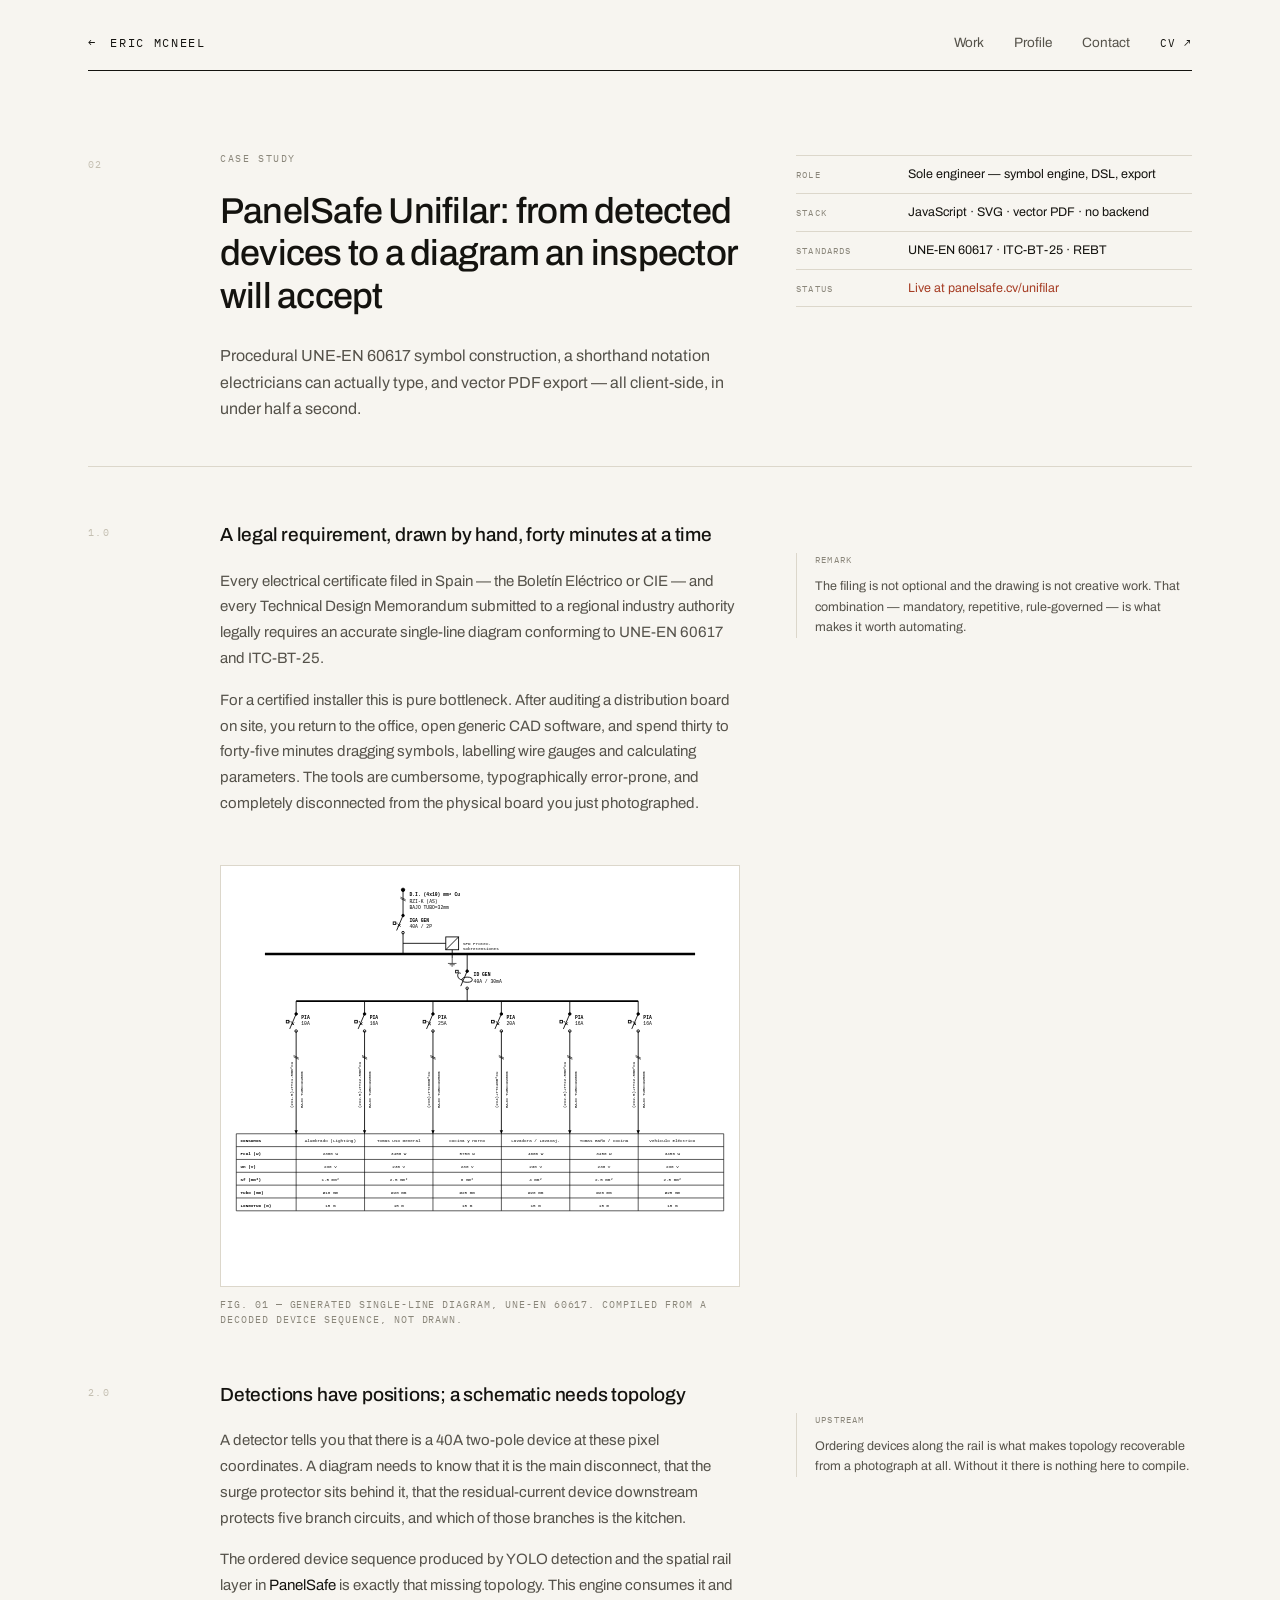
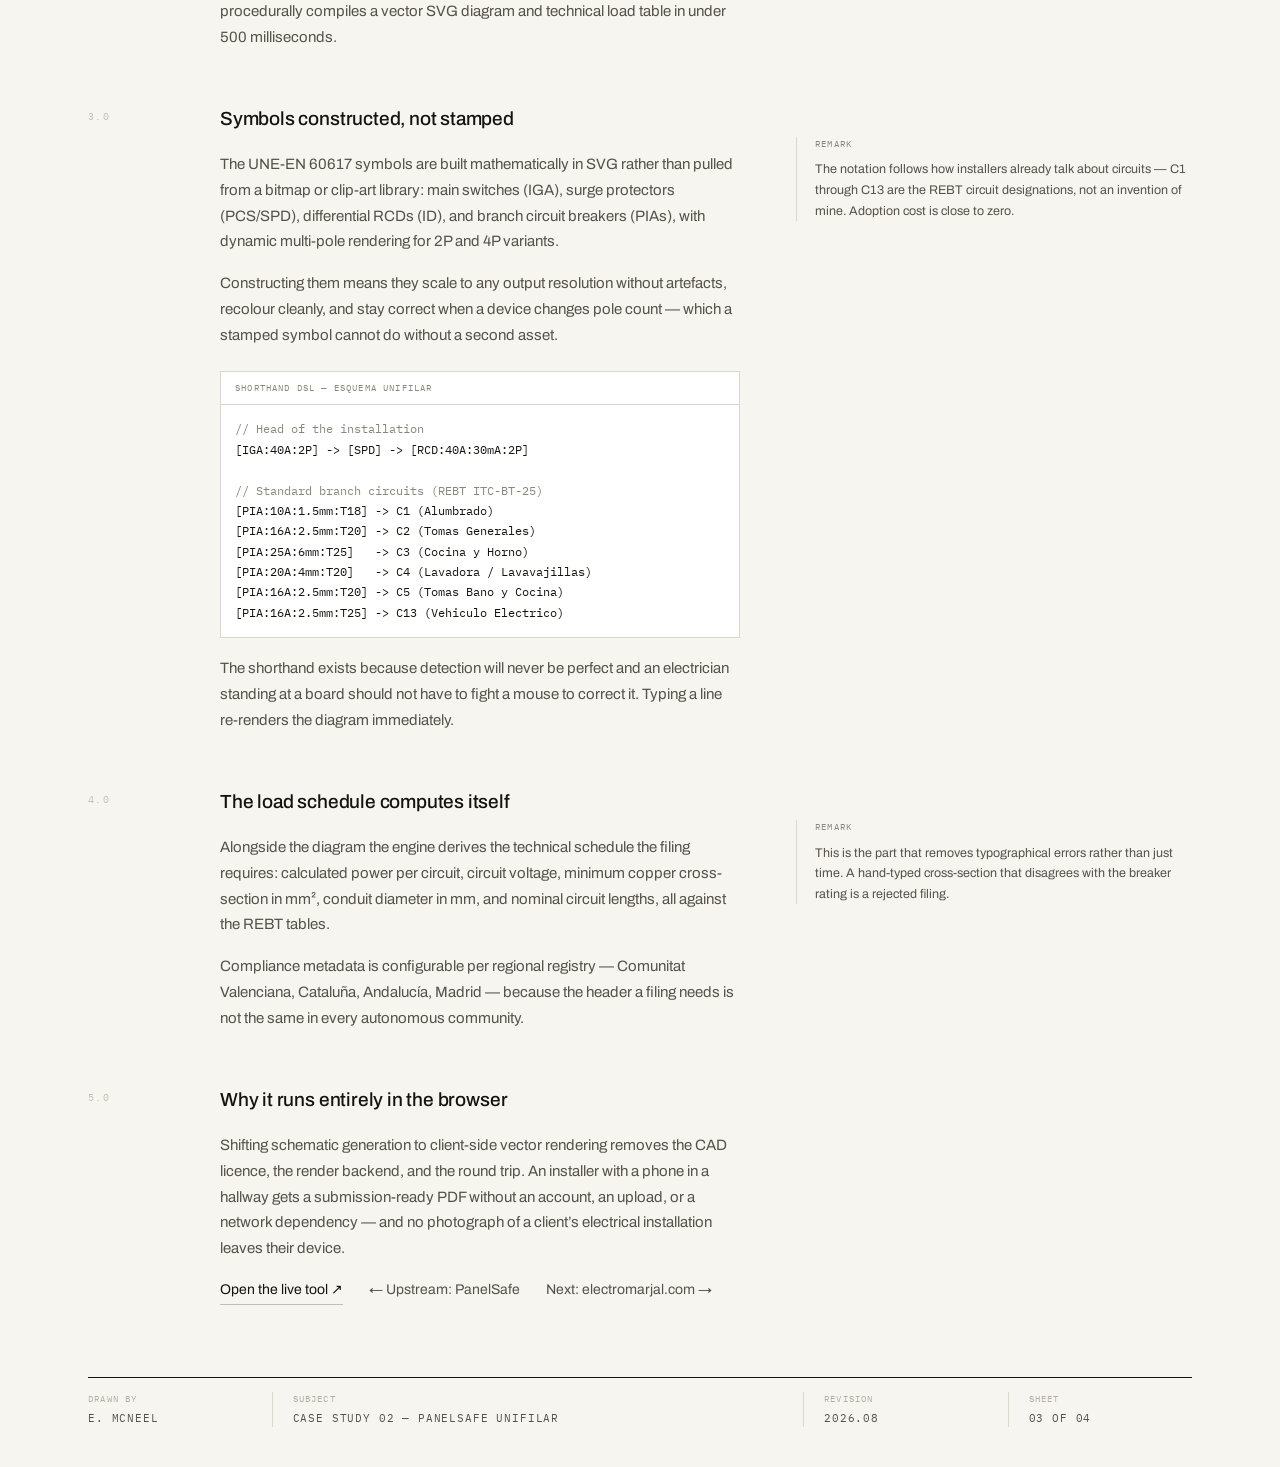
<file: projects/unifilar_case_study.html>
<!DOCTYPE html>
<html lang="en">
<head>
<meta charset="UTF-8">
<meta name="viewport" content="width=device-width, initial-scale=1.0">
<title>PanelSafe Unifilar — Eric McNeel</title>

<meta name="description" content="Compiling detected breaker sequences into UNE-EN 60617 single-line diagrams in the browser: procedural symbol construction, a shorthand DSL, and vector PDF export for regulatory filing.">
<meta name="author" content="Eric McNeel">
<link rel="canonical" href="https://ericmcneel.com/projects/unifilar_case_study.html">

<meta property="og:type" content="article">
<meta property="og:title" content="PanelSafe Unifilar: detection output to a compliant schematic">
<meta property="og:description" content="Compiling detected breaker sequences into UNE-EN 60617 single-line diagrams in the browser.">
<meta property="og:image" content="https://ericmcneel.com/assets/projects/panelsafe-unifilar-diagram.svg">
<meta name="twitter:card" content="summary_large_image">

<link rel="preconnect" href="https://fonts.googleapis.com">
<link rel="preconnect" href="https://fonts.gstatic.com" crossorigin>
<link href="https://fonts.googleapis.com/css2?family=Archivo:wght@400;500;600&family=IBM+Plex+Mono:wght@400;500&display=swap" rel="stylesheet">
<link rel="stylesheet" href="../css/style.css">
</head>
<body>

<a class="skip" href="#main">Skip to content</a>

<header class="masthead">
    <a class="wordmark" href="../index.html">&#8592;&#8195;Eric McNeel</a>
    <button class="nav__toggle" type="button" aria-expanded="false" aria-controls="nav">Index</button>
    <nav class="nav" id="nav">
        <a href="../index.html#work">Work</a>
        <a href="../index.html#profile">Profile</a>
        <a href="../index.html#contact">Contact</a>
        <a class="nav__cv" href="mailto:ericmcneel@gmail.com?subject=CV%20request">CV &#8599;</a>
    </nav>
</header>
<hr class="rule">

<main id="main">

    <article class="row row--doc doc-head">
        <div><span class="desig">02</span></div>
        <div>
            <p class="label">Case study</p>
            <h1>PanelSafe Unifilar: from detected devices to a diagram an inspector will accept</h1>
            <p class="doc-head__sub">Procedural UNE-EN 60617 symbol construction, a shorthand notation electricians can actually type, and vector PDF export &#8212; all client-side, in under half a second.</p>
        </div>
        <div>
            <div class="spec spec--head">
                <div class="spec__row">
                    <div class="spec__key">Role</div>
                    <div class="spec__val">Sole engineer &#8212; symbol engine, DSL, export</div>
                </div>
                <div class="spec__row">
                    <div class="spec__key">Stack</div>
                    <div class="spec__val">JavaScript &#183; SVG &#183; vector PDF &#183; no backend</div>
                </div>
                <div class="spec__row">
                    <div class="spec__key">Standards</div>
                    <div class="spec__val">UNE-EN 60617 &#183; ITC-BT-25 &#183; REBT</div>
                </div>
                <div class="spec__row">
                    <div class="spec__key">Status</div>
                    <div class="spec__val spec__val--status">Live at panelsafe.cv/unifilar</div>
                </div>
            </div>
        </div>
    </article>

    <hr class="rule--hair">

    <!-- 1.0 -->
    <section class="row row--doc doc-section">
        <div><span class="desig doc-section__num">1.0</span></div>
        <div>
            <h2>A legal requirement, drawn by hand, forty minutes at a time</h2>
            <p>Every electrical certificate filed in Spain &#8212; the Bolet&#237;n El&#233;ctrico or CIE &#8212; and every Technical Design Memorandum submitted to a regional industry authority legally requires an accurate single-line diagram conforming to UNE-EN 60617 and ITC-BT-25.</p>
            <p>For a certified installer this is pure bottleneck. After auditing a distribution board on site, you return to the office, open generic CAD software, and spend thirty to forty-five minutes dragging symbols, labelling wire gauges and calculating parameters. The tools are cumbersome, typographically error-prone, and completely disconnected from the physical board you just photographed.</p>
        </div>
        <div>
            <aside class="remark">
                <div class="remark__key">Remark</div>
                <p>The filing is not optional and the drawing is not creative work. That combination &#8212; mandatory, repetitive, rule-governed &#8212; is what makes it worth automating.</p>
            </aside>
        </div>
    </section>

    <!-- FIGURE -->
    <section class="row row--doc row--fig">
        <div></div>
        <figure class="fig">
            <div class="fig__frame fig__frame--plate">
                <img src="../assets/projects/panelsafe-unifilar-diagram.svg" width="1160" height="930" alt="Generated single-line electrical diagram showing service entrance, main disconnect, surge protection, residual current devices and labelled branch circuits">
            </div>
            <figcaption class="fig__cap">Fig. 01 &#8212; Generated single-line diagram, UNE-EN 60617. Compiled from a decoded device sequence, not drawn.</figcaption>
        </figure>
        <div></div>
    </section>

    <!-- 2.0 -->
    <section class="row row--doc doc-section">
        <div><span class="desig doc-section__num">2.0</span></div>
        <div>
            <h2>Detections have positions; a schematic needs topology</h2>
            <p>A detector tells you that there is a 40A two-pole device at these pixel coordinates. A diagram needs to know that it is the main disconnect, that the surge protector sits behind it, that the residual-current device downstream protects five branch circuits, and which of those branches is the kitchen.</p>
            <p>The ordered device sequence produced by YOLO detection and the spatial rail layer in <a href="panelsafe_case_study.html">PanelSafe</a> is exactly that missing topology. This engine consumes it and procedurally compiles a vector SVG diagram and technical load table in under 500 milliseconds.</p>
        </div>
        <div>
            <aside class="remark">
                <div class="remark__key">Upstream</div>
                <p>Ordering devices along the rail is what makes topology recoverable from a photograph at all. Without it there is nothing here to compile.</p>
            </aside>
        </div>
    </section>

    <!-- 3.0 -->
    <section class="row row--doc doc-section">
        <div><span class="desig doc-section__num">3.0</span></div>
        <div>
            <h2>Symbols constructed, not stamped</h2>
            <p>The UNE-EN 60617 symbols are built mathematically in SVG rather than pulled from a bitmap or clip-art library: main switches (IGA), surge protectors (PCS/SPD), differential RCDs (ID), and branch circuit breakers (PIAs), with dynamic multi-pole rendering for 2P and 4P variants.</p>
            <p>Constructing them means they scale to any output resolution without artefacts, recolour cleanly, and stay correct when a device changes pole count &#8212; which a stamped symbol cannot do without a second asset.</p>

            <div class="listing">
                <div class="listing__name">Shorthand DSL &#8212; esquema unifilar</div>
<pre><span class="cm">// Head of the installation</span>
[IGA:40A:2P] -&gt; [SPD] -&gt; [RCD:40A:30mA:2P]

<span class="cm">// Standard branch circuits (REBT ITC-BT-25)</span>
[PIA:10A:1.5mm:T18] -&gt; C1 (Alumbrado)
[PIA:16A:2.5mm:T20] -&gt; C2 (Tomas Generales)
[PIA:25A:6mm:T25]   -&gt; C3 (Cocina y Horno)
[PIA:20A:4mm:T20]   -&gt; C4 (Lavadora / Lavavajillas)
[PIA:16A:2.5mm:T20] -&gt; C5 (Tomas Bano y Cocina)
[PIA:16A:2.5mm:T25] -&gt; C13 (Vehiculo Electrico)</pre>
            </div>

            <p>The shorthand exists because detection will never be perfect and an electrician standing at a board should not have to fight a mouse to correct it. Typing a line re-renders the diagram immediately.</p>
        </div>
        <div>
            <aside class="remark">
                <div class="remark__key">Remark</div>
                <p>The notation follows how installers already talk about circuits &#8212; C1 through C13 are the REBT circuit designations, not an invention of mine. Adoption cost is close to zero.</p>
            </aside>
        </div>
    </section>

    <!-- 4.0 -->
    <section class="row row--doc doc-section">
        <div><span class="desig doc-section__num">4.0</span></div>
        <div>
            <h2>The load schedule computes itself</h2>
            <p>Alongside the diagram the engine derives the technical schedule the filing requires: calculated power per circuit, circuit voltage, minimum copper cross-section in mm&#178;, conduit diameter in mm, and nominal circuit lengths, all against the REBT tables.</p>
            <p>Compliance metadata is configurable per regional registry &#8212; Comunitat Valenciana, Catalu&#241;a, Andaluc&#237;a, Madrid &#8212; because the header a filing needs is not the same in every autonomous community.</p>
        </div>
        <div>
            <aside class="remark">
                <div class="remark__key">Remark</div>
                <p>This is the part that removes typographical errors rather than just time. A hand-typed cross-section that disagrees with the breaker rating is a rejected filing.</p>
            </aside>
        </div>
    </section>

    <!-- 5.0 -->
    <section class="row row--doc doc-section doc-section--last">
        <div><span class="desig doc-section__num">5.0</span></div>
        <div>
            <h2>Why it runs entirely in the browser</h2>
            <p>Shifting schematic generation to client-side vector rendering removes the CAD licence, the render backend, and the round trip. An installer with a phone in a hallway gets a submission-ready PDF without an account, an upload, or a network dependency &#8212; and no photograph of a client&#8217;s electrical installation leaves their device.</p>

            <p class="doc-nav">
                <a href="https://panelsafe.cv/unifilar/" target="_blank" rel="noopener noreferrer">Open the live tool &#8599;</a>
                <a href="panelsafe_case_study.html">&#8592; Upstream: PanelSafe</a>
                <a href="electromarjal_case_study.html">Next: electromarjal.com &#8594;</a>
            </p>
        </div>
        <div></div>
    </section>

</main>

<footer class="titleblock">
    <div class="titleblock__cell">
        <div class="titleblock__key">Drawn by</div>
        <div class="titleblock__val">E. McNeel</div>
    </div>
    <div class="titleblock__cell titleblock__cell--wide">
        <div class="titleblock__key">Subject</div>
        <div class="titleblock__val">Case study 02 &#8212; PanelSafe Unifilar</div>
    </div>
    <div class="titleblock__cell">
        <div class="titleblock__key">Revision</div>
        <div class="titleblock__val">2026.08</div>
    </div>
    <div class="titleblock__cell">
        <div class="titleblock__key">Sheet</div>
        <div class="titleblock__val">03 of 04</div>
    </div>
</footer>

<script src="../js/portfolio.js"></script>
</body>
</html>
</file>
<file: css/style.css>
/* ==========================================================================
   Eric McNeel — portfolio
   Direction: engineering document, dialled well down.
   Warm paper, black ink, two line weights, one redline accent.

   Hints in use (see design/SystemSheet.dc.html):
     H1  two line weights            H4  numbered figure captions
     H2  field/value spec rows       H5  title block footer
     H3  margin designators          H6  remark column (case studies)

   Deliberately not used: gradients, glass, shadows, emoji icons,
   badge pills, indigo, Inter, dark-as-default.
   ========================================================================== */

:root {
    /* Surface */
    --paper:        #F7F5F0;   /* ground */
    --sheet:        #FFFFFF;   /* drawing insets only */

    /* Ink */
    --ink:          #14130F;   /* headings, values */
    --body:         #55524A;   /* body copy */
    --muted:        #8A867A;   /* mono labels, captions */
    --faint:        #B4AEA0;   /* title-block keys */
    --ghost:        #C4BFB1;   /* margin designators */

    /* Rules — H1: two weights, used as hierarchy */
    --rule-ink:     #14130F;   /* structure */
    --rule-hair:    #DCD7CB;   /* fields */

    /* Accent — a draughtsman's redline. Status and focus only. */
    --redline:      #A63D24;

    --font-text: Archivo, 'Helvetica Neue', Helvetica, Arial, sans-serif;
    --font-mono: 'IBM Plex Mono', ui-monospace, 'SF Mono', Menlo, Consolas, monospace;

    --margin:  88px;   /* page margin, desktop */
    --rail:    76px;   /* left designator gutter */
    --gutter:  56px;   /* column gap */
    --aside:  448px;   /* evidence / spec column */
}

*, *::before, *::after { box-sizing: border-box; }

html { scroll-behavior: smooth; }
@media (prefers-reduced-motion: reduce) {
    html { scroll-behavior: auto; }
}

body {
    margin: 0;
    background: var(--paper);
    color: var(--ink);
    font-family: var(--font-text);
    font-size: 15px;
    line-height: 1.65;
    -webkit-font-smoothing: antialiased;
    text-rendering: optimizeLegibility;
}

h1, h2, h3 { font-weight: 500; letter-spacing: -0.015em; margin: 0; }
p { margin: 0; text-wrap: pretty; }
img { max-width: 100%; height: auto; display: block; }

a { color: var(--ink); text-decoration: none; }
a:hover { color: var(--redline); }
:focus-visible { outline: 2px solid var(--redline); outline-offset: 3px; }

::selection { background: rgba(166, 61, 36, 0.14); }

/* Skip link — keyboard users land on content, not the nav. */
.skip {
    position: absolute; left: -9999px;
    font-family: var(--font-mono); font-size: 11px;
    letter-spacing: 0.12em; text-transform: uppercase;
}
.skip:focus {
    left: var(--margin); top: 12px; z-index: 10;
    background: var(--sheet); padding: 10px 14px;
    border: 1px solid var(--rule-ink);
}

/* --------------------------------------------------------------------------
   Primitives
   -------------------------------------------------------------------------- */

.sheet { margin: 0 var(--margin); }

/* H1 — structure rule vs. field hairline */
.rule       { height: 1px; background: var(--rule-ink); margin: 0 var(--margin); border: 0; }
.rule--hair { height: 1px; background: var(--rule-hair); margin: 0 var(--margin); border: 0; }

.mono {
    font-family: var(--font-mono);
    font-size: 10px;
    letter-spacing: 0.14em;
    text-transform: uppercase;
}

.label {
    font-family: var(--font-mono);
    font-size: 10px;
    letter-spacing: 0.16em;
    text-transform: uppercase;
    color: var(--muted);
}

/* H3 — margin designator. Deliberately at ~30% the weight of the line. */
.desig {
    font-family: var(--font-mono);
    font-size: 10px;
    letter-spacing: 0.14em;
    color: var(--ghost);
}

/* Row: [designator rail] [main column] [aside] */
.row {
    display: grid;
    grid-template-columns: var(--rail) minmax(0, 1fr) var(--aside);
    gap: 0 var(--gutter);
    margin: 0 var(--margin);
}
.row--wide  { grid-template-columns: var(--rail) minmax(0, 1fr); }
.row--doc   { grid-template-columns: var(--rail) minmax(0, 680px) 396px; }

/* Vertical rhythm for the rows that are not projects or doc sections. */
.row--body  { padding: 40px 0 72px; }
.row--last  { padding: 40px 0 80px; }
.row--fig   { padding-top: 48px; }

/* --------------------------------------------------------------------------
   Header
   -------------------------------------------------------------------------- */

.masthead {
    display: flex;
    justify-content: space-between;
    align-items: baseline;
    gap: 24px;
    padding: 32px var(--margin) 16px;
}

.wordmark {
    font-family: var(--font-mono);
    font-size: 12px;
    letter-spacing: 0.14em;
    text-transform: uppercase;
    color: var(--ink);
}

.nav { display: flex; align-items: baseline; gap: 30px; }
.nav a { font-size: 13.5px; color: var(--body); }
.nav a[aria-current="true"] { color: var(--ink); }
.nav .nav__cv {
    font-family: var(--font-mono);
    font-size: 11px;
    letter-spacing: 0.1em;
    text-transform: uppercase;
    color: var(--ink);
}
.nav__toggle { display: none; }

/* --------------------------------------------------------------------------
   Hero
   -------------------------------------------------------------------------- */

.hero { padding: 104px 0 108px; }

.hero h1 {
    font-size: 42px;
    line-height: 1.14;
    letter-spacing: -0.021em;
    max-width: 920px;
}

.hero__sub {
    font-size: 15.5px;
    line-height: 1.65;
    color: var(--body);
    margin-top: 30px;
    max-width: 60ch;
}

.hero__avail {
    display: flex;
    align-items: center;
    gap: 14px;
    margin-top: 40px;
}
.hero__avail::before {
    content: "";
    width: 22px; height: 1px;
    background: var(--redline);
    flex-shrink: 0;
}
.hero__avail span {
    font-family: var(--font-mono);
    font-size: 10.5px;
    letter-spacing: 0.13em;
    text-transform: uppercase;
    color: var(--body);
}

/* --------------------------------------------------------------------------
   Projects
   -------------------------------------------------------------------------- */

.section-head { padding: 40px 0 8px; }

.project { padding: 48px 0 56px; }
.project + .project { padding-top: 56px; }

.project h2 { font-size: 22px; letter-spacing: -0.012em; }

.project__lede {
    font-size: 15px;
    line-height: 1.6;
    color: var(--ink);
    margin-top: 8px;
}

.project__body {
    font-size: 14.5px;
    line-height: 1.68;
    color: var(--body);
    margin-top: 18px;
    max-width: 58ch;
}
.project__body + .project__body { margin-top: 14px; }

.project__links {
    display: flex;
    flex-wrap: wrap;
    gap: 26px;
    margin-top: 26px;
}
.project__links a { font-size: 13.5px; color: var(--body); }
.project__links a:first-child {
    color: var(--ink);
    border-bottom: 1px solid var(--ghost);
    padding-bottom: 2px;
}

/* H2 — field/value spec rows. Replaces the badge chips. */
.spec { margin-top: 28px; }
.spec__row {
    display: grid;
    grid-template-columns: 128px minmax(0, 1fr);
    gap: 0 20px;
    padding: 10px 0;
    border-top: 1px solid var(--rule-hair);
}
.spec__row:last-child { border-bottom: 1px solid var(--rule-hair); }
.spec__key {
    font-family: var(--font-mono);
    font-size: 9.5px;
    letter-spacing: 0.13em;
    text-transform: uppercase;
    color: var(--muted);
    padding-top: 3px;
}
.spec__val { font-size: 13.5px; line-height: 1.5; color: var(--ink); }
.spec__val--status { color: var(--redline); }

.spec--tight .spec__row { grid-template-columns: 118px minmax(0, 1fr); gap: 0 18px; padding: 11px 0; }
.spec--tight .spec__val { font-size: 13px; line-height: 1.55; }

/* A spec block that opens a column rather than following prose. */
.spec--flush { margin-top: 0; }
.spec--head  { margin-top: 4px; }

/* H4 — figures carry a numbered caption stating what they are. */
.fig { margin: 0; }
.fig__frame {
    background: var(--sheet);
    border: 1px solid var(--rule-hair);
    padding: 9px;
}
/* A plate given its own row in a case study carries a wider mount. */
.fig__frame--plate { padding: 11px; }
.fig__cap {
    font-family: var(--font-mono);
    font-size: 9.5px;
    letter-spacing: 0.1em;
    text-transform: uppercase;
    color: var(--muted);
    line-height: 1.6;
    margin-top: 10px;
}

/* --------------------------------------------------------------------------
   Profile / contact
   -------------------------------------------------------------------------- */

.prose { font-size: 15px; line-height: 1.7; color: var(--body); max-width: 58ch; }
.prose + .prose { margin-top: 20px; }
.prose strong { font-weight: 500; color: var(--ink); }

.contact__statement {
    font-size: 20px;
    line-height: 1.35;
    letter-spacing: -0.012em;
    color: var(--ink);
    margin-top: 26px;
    max-width: 30ch;
}
.contact__links { display: flex; flex-wrap: wrap; gap: 30px; margin-top: 30px; }
.contact__links a { font-size: 14px; color: var(--body); }
.contact__links a:first-child {
    color: var(--ink);
    border-bottom: 1px solid var(--ghost);
    padding-bottom: 2px;
}

.elsewhere { font-size: 13px; line-height: 1.6; color: var(--body); margin-top: 12px; }
.elsewhere a { border-bottom: 1px solid var(--rule-hair); }

/* --------------------------------------------------------------------------
   H5 — title block footer
   -------------------------------------------------------------------------- */

.titleblock {
    border-top: 1px solid var(--rule-ink);
    margin: 0 var(--margin);
    padding: 14px 0 40px;
    display: flex;
}
.titleblock__cell {
    flex: 1 1 0;
    border-right: 1px solid var(--rule-hair);
    padding: 0 20px;
}
.titleblock__cell:first-child { padding-left: 0; }
.titleblock__cell:last-child  { border-right: 0; padding-right: 0; }
.titleblock__cell--wide { flex-grow: 3; }

.titleblock__key {
    font-family: var(--font-mono);
    font-size: 9px;
    letter-spacing: 0.13em;
    text-transform: uppercase;
    color: var(--faint);
}
.titleblock__val {
    font-family: var(--font-mono);
    font-size: 10.5px;
    letter-spacing: 0.08em;
    text-transform: uppercase;
    color: var(--body);
    margin-top: 4px;
    line-height: 1.5;
}

/* --------------------------------------------------------------------------
   Case study document
   -------------------------------------------------------------------------- */

.doc-head { padding: 80px 0 44px; }
.doc-head h1 {
    font-size: 36px;
    line-height: 1.18;
    letter-spacing: -0.021em;
    margin-top: 22px;
}
.doc-head__sub {
    font-size: 16px;
    line-height: 1.65;
    color: var(--body);
    margin-top: 26px;
}
.doc-head .spec__row { grid-template-columns: 96px minmax(0, 1fr); gap: 0 16px; padding: 9px 0; }
.doc-head .spec__key { font-size: 9px; }
.doc-head .spec__val { font-size: 12.5px; }

.doc-section { padding: 52px 0 0; }
.doc-section h2 { font-size: 19px; letter-spacing: -0.01em; }
.doc-section p {
    font-size: 15px;
    line-height: 1.72;
    color: var(--body);
    margin-top: 18px;
}
.doc-section p + p { margin-top: 16px; }
.doc-section p strong { font-weight: 500; color: var(--ink); }
.doc-section--last { padding-bottom: 72px; }

.doc-section__num { padding-top: 5px; }

/* H6 — remark column. The aside that would otherwise bloat a paragraph. */
.remark {
    border-left: 1px solid var(--rule-hair);
    padding-left: 18px;
    margin-top: 34px;
}
.remark--flag { border-left-color: var(--redline); }
.remark__key {
    font-family: var(--font-mono);
    font-size: 9px;
    letter-spacing: 0.13em;
    text-transform: uppercase;
    color: var(--muted);
}
.remark--flag .remark__key { color: var(--redline); }
.remark p {
    font-size: 12.5px;
    line-height: 1.65;
    color: var(--body);
    margin-top: 8px;
}

/* Inline code — a filename or symbol in running prose. */
code {
    font-family: var(--font-mono);
    font-size: 0.88em;
    color: var(--ink);
}

/* Code — a listing on a drawing, not a syntax-highlighted toy. */
.listing {
    background: var(--sheet);
    border: 1px solid var(--rule-hair);
    margin-top: 22px;
}
.listing__name {
    font-family: var(--font-mono);
    font-size: 9px;
    letter-spacing: 0.13em;
    text-transform: uppercase;
    color: var(--muted);
    padding: 9px 14px;
    border-bottom: 1px solid var(--rule-hair);
}
.listing pre {
    margin: 0;
    padding: 14px;
    overflow-x: auto;
    font-family: var(--font-mono);
    font-size: 12px;
    line-height: 1.7;
    color: var(--ink);
}
.listing .cm { color: var(--muted); }

/* Measurement table */
.table { margin-top: 30px; }
.table__row {
    display: grid;
    grid-template-columns: minmax(0, 1fr) 92px 92px;
    gap: 0 16px;
    padding: 11px 0;
    border-bottom: 1px solid var(--rule-hair);
}
.table__row--head { padding: 0 0 8px; border-bottom: 1px solid var(--rule-ink); }
.table__row--total { border-bottom: 1px solid var(--rule-ink); }
.table__head {
    font-family: var(--font-mono);
    font-size: 9px;
    letter-spacing: 0.13em;
    text-transform: uppercase;
    color: var(--muted);
}
.table__head--num { text-align: right; }
.table__cell { font-size: 13.5px; color: var(--ink); }
.table__num {
    font-family: var(--font-mono);
    font-size: 13px;
    color: var(--ink);
    text-align: right;
}
.table__num--down { color: var(--redline); }
.table__num--nil  { color: var(--faint); }
.table__note { color: var(--redline); }

/* Pipeline listing */
.steps {
    font-family: var(--font-mono);
    font-size: 11.5px;
    line-height: 2.1;
    color: var(--body);
    margin-top: 8px;
}

.doc-nav { display: flex; flex-wrap: wrap; gap: 26px; margin-top: 28px; }
.doc-nav a { font-size: 14px; color: var(--body); }
.doc-nav a:first-child {
    color: var(--ink);
    border-bottom: 1px solid var(--ghost);
    padding-bottom: 2px;
}

/* --------------------------------------------------------------------------
   Responsive
   -------------------------------------------------------------------------- */

@media (max-width: 1180px) {
    :root { --margin: 56px; --gutter: 40px; --aside: 380px; }
    .row--doc { grid-template-columns: var(--rail) minmax(0, 1fr) 320px; }
}

@media (max-width: 900px) {
    :root { --margin: 40px; --rail: 0px; --gutter: 0px; }

    .row, .row--wide, .row--doc { grid-template-columns: minmax(0, 1fr); }

    /* H3 collapses from a gutter to an inline mark above the heading. */
    .desig { display: block; margin-bottom: 10px; padding-top: 0 !important; }
    .doc-section__num { padding-top: 0; }

    .hero { padding: 64px 0 68px; }
    .hero h1 { font-size: 32px; }
    .doc-head { padding: 56px 0 36px; }
    .doc-head h1 { font-size: 28px; }

    .project__body, .prose, .hero__sub { max-width: none; }

    /* Evidence and specs stack under the prose. */
    .project .fig, .project .spec--tight { margin-top: 32px; }
    .remark { margin-top: 26px; }
    .doc-head > div:last-child { margin-top: 32px; }

    .titleblock { flex-wrap: wrap; gap: 16px 0; }
    .titleblock__cell {
        flex: 1 1 45%;
        border-right: 0;
        padding: 0;
    }
}

@media (max-width: 620px) {
    :root { --margin: 24px; }

    body { font-size: 15px; }
    .hero h1 { font-size: 28px; line-height: 1.2; }
    .doc-head h1 { font-size: 25px; }
    .contact__statement { font-size: 19px; max-width: none; }

    /* Stack field/value so values are not crushed. */
    .spec__row, .spec--tight .spec__row, .doc-head .spec__row {
        grid-template-columns: minmax(0, 1fr);
        gap: 5px;
        padding: 12px 0;
    }
    .spec__key { padding-top: 0; }

    .table__row { grid-template-columns: minmax(0, 1fr) 64px 64px; gap: 0 10px; }
    .table__cell { font-size: 12.5px; }
    .table__num { font-size: 12px; }

    /* 44px minimum hit targets on touch. */
    .nav { gap: 0; flex-direction: column; align-items: flex-start; }
    .project__links, .contact__links, .doc-nav {
        flex-direction: column;
        gap: 0;
    }
    /* The underline on the first link carries a 2px bottom padding at
     * desktop; restate it here so every target clears 44px. */
    .project__links a, .contact__links a, .doc-nav a,
    .project__links a:first-child,
    .contact__links a:first-child,
    .doc-nav a:first-child {
        padding: 13px 0;
        min-height: 44px;
    }

    .masthead { padding-top: 18px; align-items: center; }

    /* Collapsed nav behind an Index toggle. */
    .nav__toggle {
        display: inline-flex;
        align-items: center;
        min-height: 44px;
        font-family: var(--font-mono);
        font-size: 10.5px;
        letter-spacing: 0.14em;
        text-transform: uppercase;
        color: var(--body);
        background: none;
        border: 0;
        padding: 0 0 0 20px;
        cursor: pointer;
    }
    .nav {
        display: none;
        width: 100%;
        padding: 4px 0 12px;
    }
    .masthead { flex-wrap: wrap; }
    .nav[data-open="true"] { display: flex; }
    .nav a { padding: 13px 0; font-size: 15px; }
}

/* --------------------------------------------------------------------------
   Print — a hiring manager printing this should get a clean document.
   -------------------------------------------------------------------------- */

@media print {
    :root { --margin: 0; --paper: #FFFFFF; }
    body { font-size: 10.5pt; }
    .nav, .nav__toggle, .skip { display: none; }
    .row, .row--doc { grid-template-columns: minmax(0, 1fr); }
    .desig { display: block; margin-bottom: 8px; }
    .project, .doc-section { break-inside: avoid; }
    .fig { break-inside: avoid; }
    a { color: var(--ink); }
    .project__links a::after, .contact__links a::after {
        content: " (" attr(href) ")";
        font-family: var(--font-mono);
        font-size: 8pt;
        color: var(--muted);
    }
}
</file>
